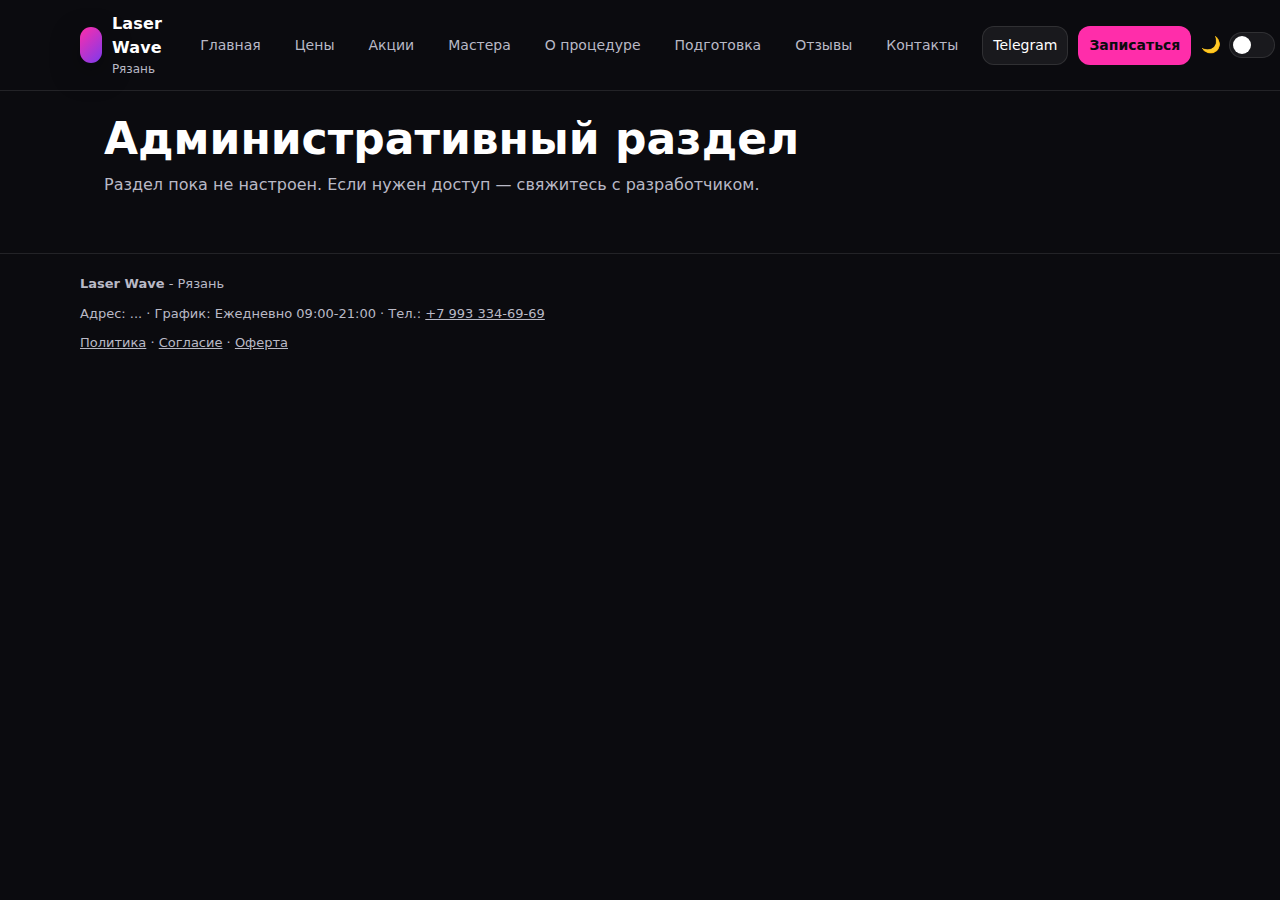
<file: admin/index.html>
<!doctype html>
<html lang="ru">
<head>
  <meta charset="utf-8" />
  <meta name="viewport" content="width=device-width,initial-scale=1" />
  <title>Admin | Laser Wave</title>
  <meta name="description" content="Административный раздел Laser Wave." />

  <link rel="stylesheet" href="../assets/css/styles.css" />
  <script>window.__ASSET_PREFIX__ = "../";</script>
</head>
<body>
  <a class="skip" href="#content">Перейти к содержанию</a>

  <header class="header">
    <div class="container header__in">
      <a class="brand" href="/">
        <span class="brand__mark" aria-hidden="true"></span>
        <span class="brand__text">
          <span class="brand__name" data-bind="brandName">Laser Wave</span>
          <span class="brand__city" data-bind="brandCity">Рязань</span>
        </span>
      </a>

      <nav class="nav" aria-label="Навигация">
        <a href="/">Главная</a>
        <a href="/prices/">Цены</a>
        <a href="/promos/">Акции</a>
        <a href="/masters/">Мастера</a>
        <a href="/procedure/">О процедуре</a>
        <a href="/prep/">Подготовка</a>
        <a href="/reviews/">Отзывы</a>
        <a href="/contacts/">Контакты</a>
      </nav>

      <div class="header__cta">
        <a class="btn btn--ghost btn--sm" data-tg aria-label="Написать в Telegram" href="#">Telegram</a>
        <a class="btn btn--primary btn--sm" data-booking-link href="#">Записаться</a>
        <div class="theme-toggle">
          <span class="theme-icon" data-theme-icon aria-hidden="true">🌙</span>
          <button class="theme-switch" type="button" data-theme-toggle role="switch" aria-checked="false" aria-label="Сменить тему"></button>
        </div>
      </div>
    </div>
  </header>

  <main id="content">
    <section class="hero hero--compact">
      <div class="container">
        <h1 class="h1">Административный раздел</h1>
        <p class="lead">Раздел пока не настроен. Если нужен доступ — свяжитесь с разработчиком.</p>
      </div>
    </section>
  </main>

  <footer class="footer">
    <div class="container footer__in">
      <div><strong>Laser Wave</strong> - <span data-bind="brandCity">Рязань</span></div>
      <div>Адрес: <span data-bind="addressShort">...</span> · График: <span data-bind="hours">...</span> · Тел.:
        <a data-phone href="tel:+79933346969"><span data-bind="phoneDisplay">+7 993 334-69-69</span></a>
      </div>
      <div data-legal>
        <a href="[УТОЧНИТЬ: ссылка на политику]" data-href="privacy">Политика</a> ·
        <a href="[УТОЧНИТЬ: ссылка на согласие]" data-href="consent">Согласие</a> ·
        <a href="[УТОЧНИТЬ: ссылка на оферту]" data-href="offer">Оферта</a>
      </div>
    </div>
  </footer>

  <script src="../assets/js/main.js" defer></script>
</body>
</html>
</file>
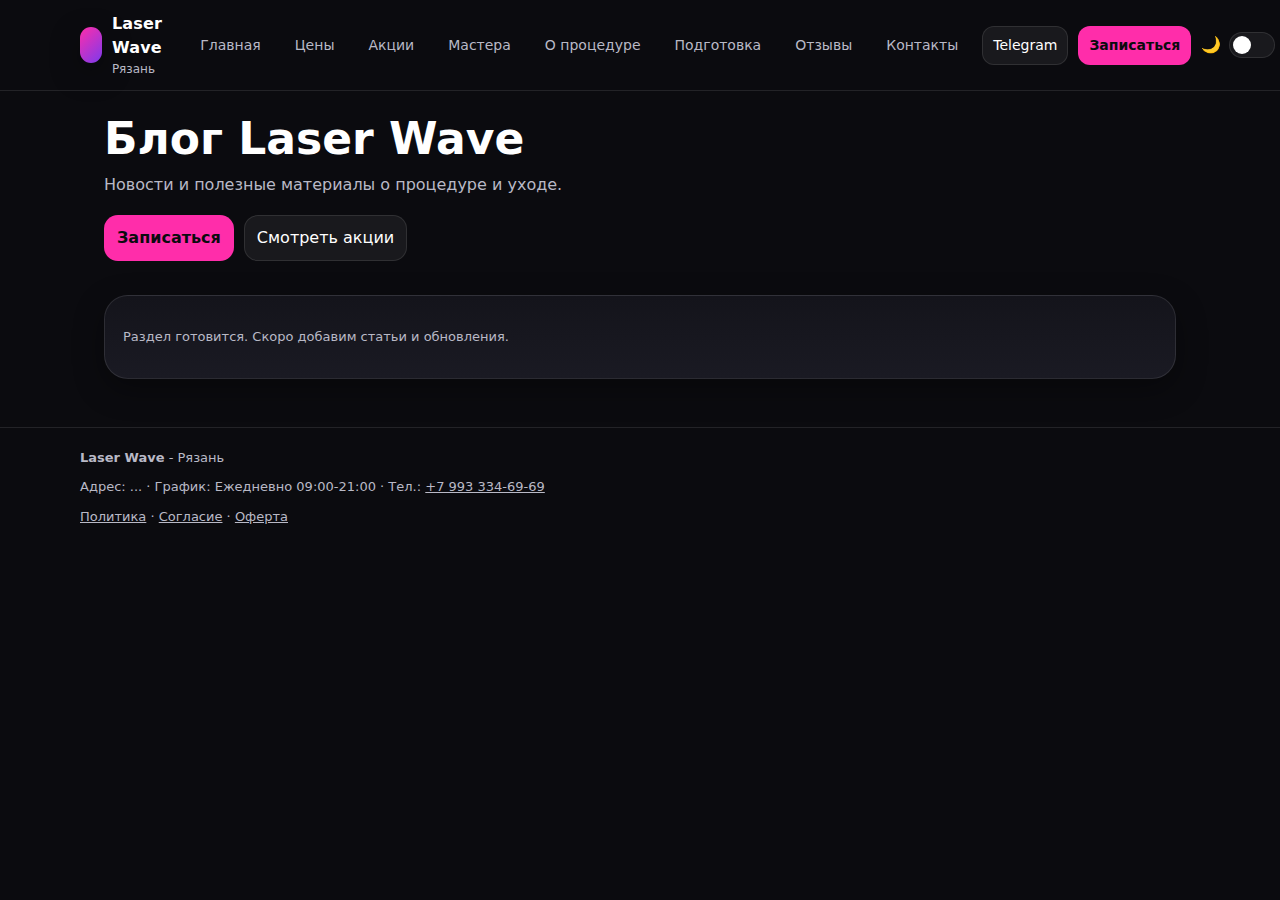
<file: blog/index.html>
<!doctype html>
<html lang="ru">
<head>
  <meta charset="utf-8" />
  <meta name="viewport" content="width=device-width,initial-scale=1" />
  <title>Блог | Laser Wave (Рязань)</title>
  <meta name="description" content="Новости, акции и полезные материалы от Laser Wave в Рязани." />

  <meta property="og:title" content="Блог - Laser Wave (Рязань)" />
  <meta property="og:description" content="Новости и полезные материалы." />
  <meta property="og:type" content="website" />

  <link rel="stylesheet" href="../assets/css/styles.css" />
  <script>window.__ASSET_PREFIX__ = "../";</script>

  <!-- Yandex Metrika: [YANDEX_METRIKA_ID] -->
  <!-- VK Pixel: [VK_PIXEL_ID] -->
</head>
<body>
  <a class="skip" href="#content">Перейти к содержанию</a>

  <header class="header">
    <div class="container header__in">
      <a class="brand" href="/">
        <span class="brand__mark" aria-hidden="true"></span>
        <span class="brand__text">
          <span class="brand__name" data-bind="brandName">Laser Wave</span>
          <span class="brand__city" data-bind="brandCity">Рязань</span>
        </span>
      </a>

      <nav class="nav" aria-label="Навигация">
        <a href="/">Главная</a>
        <a href="/prices/">Цены</a>
        <a href="/promos/">Акции</a>
        <a href="/masters/">Мастера</a>
        <a href="/procedure/">О процедуре</a>
        <a href="/prep/">Подготовка</a>
        <a href="/reviews/">Отзывы</a>
        <a href="/contacts/">Контакты</a>
      </nav>

      <div class="header__cta">
        <a class="btn btn--ghost btn--sm" data-tg aria-label="Написать в Telegram" href="#">Telegram</a>
        <a class="btn btn--primary btn--sm" data-booking-link href="#">Записаться</a>
        <div class="theme-toggle">
          <span class="theme-icon" data-theme-icon aria-hidden="true">🌙</span>
          <button class="theme-switch" type="button" data-theme-toggle role="switch" aria-checked="false" aria-label="Сменить тему"></button>
        </div>
      </div>
    </div>
  </header>

  <main id="content">
    <section class="hero hero--compact">
      <div class="container">
        <h1 class="h1">Блог Laser Wave</h1>
        <p class="lead">Новости и полезные материалы о процедуре и уходе.</p>

        <div style="display:flex;gap:10px;flex-wrap:wrap">
          <a class="btn btn--primary" data-booking-link href="#">Записаться</a>
          <a class="btn btn--ghost" href="/promos/">Смотреть акции</a>
        </div>
      </div>
    </section>

    <section class="section">
      <div class="container">
        <div class="card">
          <div class="card__in">
            <p class="small">Раздел готовится. Скоро добавим статьи и обновления.</p>
          </div>
        </div>
      </div>
    </section>
  </main>

  <footer class="footer">
    <div class="container footer__in">
      <div><strong>Laser Wave</strong> - <span data-bind="brandCity">Рязань</span></div>
      <div>Адрес: <span data-bind="addressShort">...</span> · График: <span data-bind="hours">...</span> · Тел.:
        <a data-phone href="tel:+79933346969"><span data-bind="phoneDisplay">+7 993 334-69-69</span></a>
      </div>
      <div data-legal>
        <a href="[УТОЧНИТЬ: ссылка на политику]" data-href="privacy">Политика</a> ·
        <a href="[УТОЧНИТЬ: ссылка на согласие]" data-href="consent">Согласие</a> ·
        <a href="[УТОЧНИТЬ: ссылка на оферту]" data-href="offer">Оферта</a>
      </div>
    </div>
  </footer>

  <script src="../assets/js/main.js" defer></script>
</body>
</html>
</file>
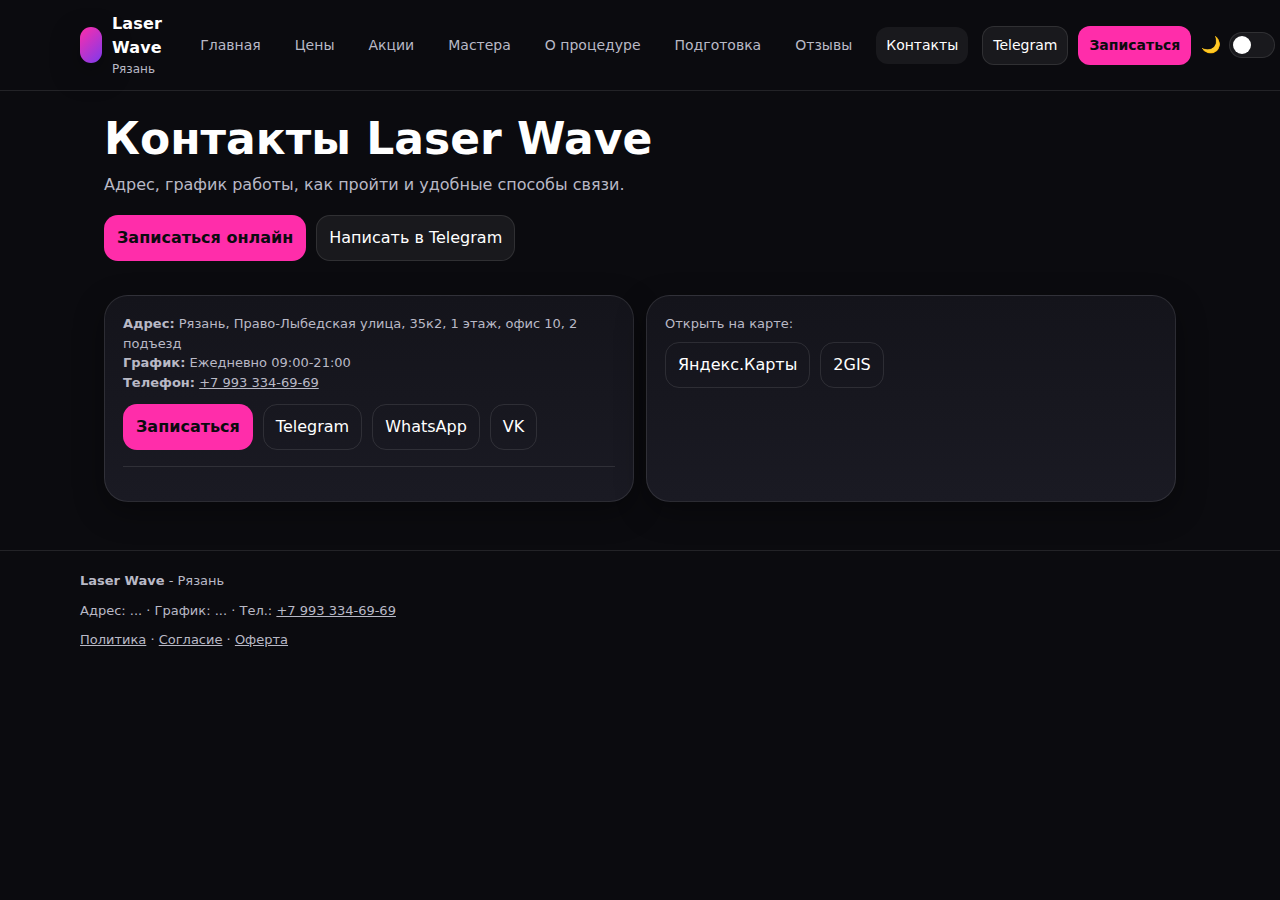
<file: contacts/index.html>
<!doctype html>
<html lang="ru">
<head>
  <meta charset="utf-8" />
  <meta name="viewport" content="width=device-width,initial-scale=1" />
  <title>Контакты | Laser Wave (Рязань)</title>
  <meta name="description" content="Контакты студии Laser Wave в Рязани: адрес, график работы, способы связи и онлайн-запись." />

  <meta property="og:title" content="Контакты - Laser Wave (Рязань)" />
  <meta property="og:description" content="Адрес, график, как пройти и связь онлайн." />
  <meta property="og:type" content="website" />

  <link rel="stylesheet" href="../assets/css/styles.css" />
  <script>window.__ASSET_PREFIX__ = "../";</script>

  <!-- Yandex Metrika: [YANDEX_METRIKA_ID] -->
  <!-- VK Pixel: [VK_PIXEL_ID] -->
</head>
<body>
  <a class="skip" href="#content">Перейти к содержанию</a>

  <header class="header">
    <div class="container header__in">
      <a class="brand" href="/">
        <span class="brand__mark" aria-hidden="true"></span>
        <span class="brand__text">
          <span class="brand__name" data-bind="brandName">Laser Wave</span>
          <span class="brand__city" data-bind="brandCity">Рязань</span>
        </span>
      </a>

      <nav class="nav" aria-label="Навигация">
        <a href="/">Главная</a>
        <a href="/prices/">Цены</a>
        <a href="/promos/">Акции</a>
        <a href="/masters/">Мастера</a>
        <a href="/procedure/">О процедуре</a>
        <a href="/prep/">Подготовка</a>
        <a href="/reviews/">Отзывы</a>
        <a href="/contacts/">Контакты</a>
      </nav>

      <div class="header__cta">
        <a class="btn btn--ghost btn--sm" data-tg aria-label="Написать в Telegram" href="#">Telegram</a>
        <a class="btn btn--primary btn--sm" data-booking-link href="#">Записаться</a>
        <div class="theme-toggle">
          <span class="theme-icon" data-theme-icon aria-hidden="true">🌙</span>
          <button class="theme-switch" type="button" data-theme-toggle role="switch" aria-checked="false" aria-label="Сменить тему"></button>
        </div>
      </div>
    </div>
  </header>

  <main id="content">
    <section class="hero hero--compact">
      <div class="container">
        <h1 class="h1">Контакты Laser Wave</h1>
        <p class="lead">Адрес, график работы, как пройти и удобные способы связи.</p>

        <div style="display:flex;gap:10px;flex-wrap:wrap">
          <a class="btn btn--primary" data-booking-link href="#">Записаться онлайн</a>
          <a class="btn btn--ghost" data-tg href="#" aria-label="Telegram">Написать в Telegram</a>
        </div>
      </div>
    </section>

    <section class="section">
      <div class="container grid grid--2">
        <div class="card">
          <div class="card__in">
            <div class="small">
              <strong>Адрес:</strong> <span data-bind="addressLine">...</span><br />
              <strong>График:</strong> <span data-bind="hours">...</span><br />
              <strong>Телефон:</strong> <a data-phone href="tel:+79933346969"><span data-bind="phoneDisplay">+7 993 334-69-69</span></a>
            </div>

            <div style="display:flex;gap:10px;flex-wrap:wrap;margin-top:12px">
              <a class="btn btn--primary" data-booking-link href="#">Записаться</a>
              <a class="btn" data-tg href="#" aria-label="Telegram">Telegram</a>
              <a class="btn" data-wa href="#" aria-label="WhatsApp">WhatsApp</a>
              <a class="btn" data-vk href="#" aria-label="VK">VK</a>
            </div>

            <hr class="sep" />
            <ul class="list" data-howto></ul>
          </div>
        </div>

        <div class="card">
          <div class="card__in">
            <div data-map></div>
          </div>
        </div>
      </div>

      <div class="container">
        <div class="hidden" data-boot-fail>
          <p class="small">Не удалось загрузить контент. Проверьте путь к assets/data/content.json.</p>
        </div>
      </div>
    </section>
  </main>

  <footer class="footer">
    <div class="container footer__in">
      <div><strong>Laser Wave</strong> - <span data-bind="brandCity">Рязань</span></div>
      <div>Адрес: <span data-bind="addressShort">...</span> · График: <span data-bind="hours">...</span> · Тел.:
        <a data-phone href="tel:+79933346969"><span data-bind="phoneDisplay">+7 993 334-69-69</span></a>
      </div>
      <div data-legal>
        <a href="[УТОЧНИТЬ: ссылка на политику]" data-href="privacy">Политика</a> ·
        <a href="[УТОЧНИТЬ: ссылка на согласие]" data-href="consent">Согласие</a> ·
        <a href="[УТОЧНИТЬ: ссылка на оферту]" data-href="offer">Оферта</a>
      </div>
    </div>
  </footer>

  <script src="../assets/js/main.js" defer></script>
</body>
</html>
</file>
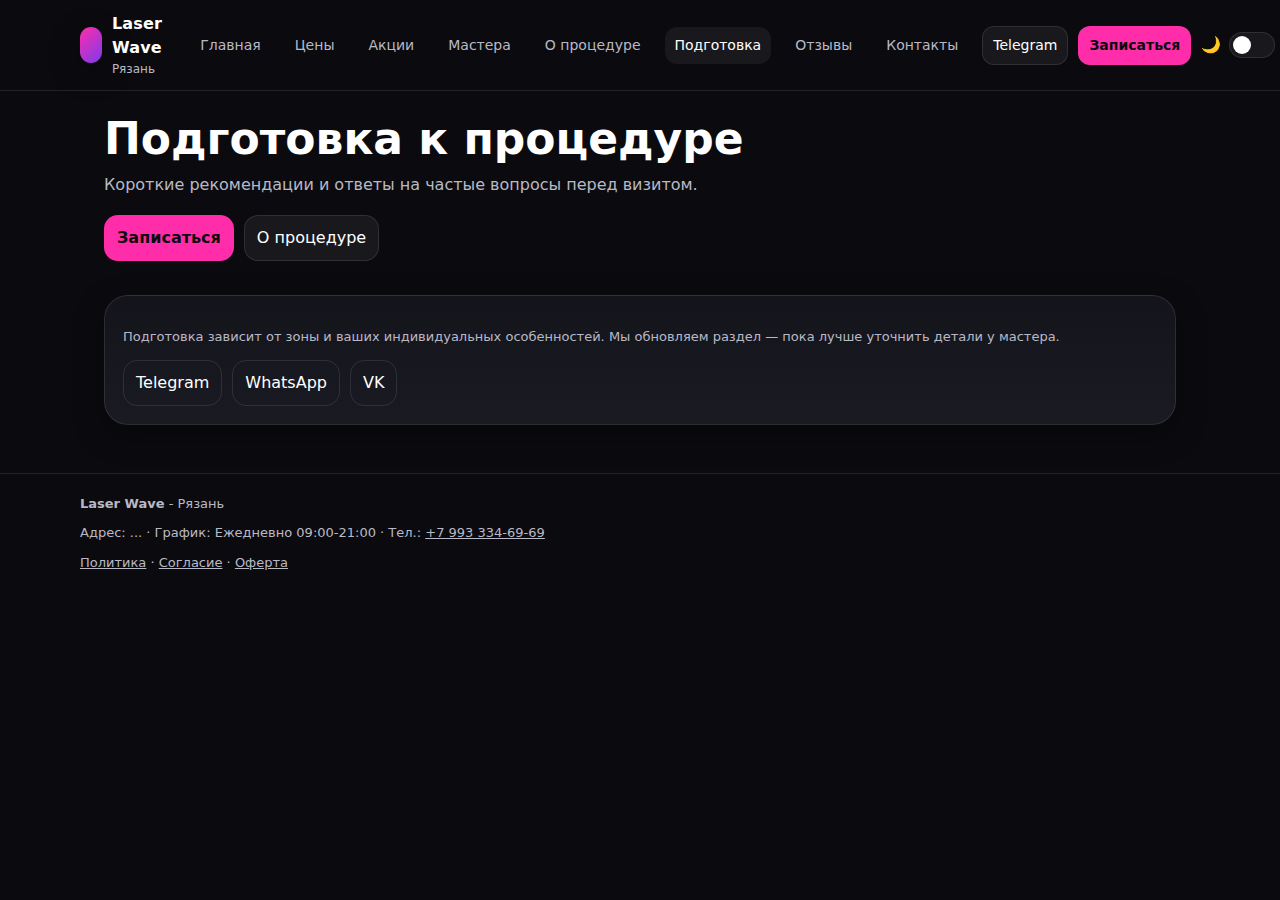
<file: prep/index.html>
<!doctype html>
<html lang="ru">
<head>
  <meta charset="utf-8" />
  <meta name="viewport" content="width=device-width,initial-scale=1" />
  <title>Подготовка к процедуре | Laser Wave (Рязань)</title>
  <meta name="description" content="Подготовка к IPL-эпиляции в Laser Wave: основные рекомендации и связь с мастером." />

  <meta property="og:title" content="Подготовка - Laser Wave (Рязань)" />
  <meta property="og:description" content="Основные рекомендации перед процедурой." />
  <meta property="og:type" content="website" />

  <link rel="stylesheet" href="../assets/css/styles.css" />
  <script>window.__ASSET_PREFIX__ = "../";</script>

  <!-- Yandex Metrika: [YANDEX_METRIKA_ID] -->
  <!-- VK Pixel: [VK_PIXEL_ID] -->
</head>
<body>
  <a class="skip" href="#content">Перейти к содержанию</a>

  <header class="header">
    <div class="container header__in">
      <a class="brand" href="/">
        <span class="brand__mark" aria-hidden="true"></span>
        <span class="brand__text">
          <span class="brand__name" data-bind="brandName">Laser Wave</span>
          <span class="brand__city" data-bind="brandCity">Рязань</span>
        </span>
      </a>

      <nav class="nav" aria-label="Навигация">
        <a href="/">Главная</a>
        <a href="/prices/">Цены</a>
        <a href="/promos/">Акции</a>
        <a href="/masters/">Мастера</a>
        <a href="/procedure/">О процедуре</a>
        <a href="/prep/">Подготовка</a>
        <a href="/reviews/">Отзывы</a>
        <a href="/contacts/">Контакты</a>
      </nav>

      <div class="header__cta">
        <a class="btn btn--ghost btn--sm" data-tg aria-label="Написать в Telegram" href="#">Telegram</a>
        <a class="btn btn--primary btn--sm" data-booking-link href="#">Записаться</a>
        <div class="theme-toggle">
          <span class="theme-icon" data-theme-icon aria-hidden="true">🌙</span>
          <button class="theme-switch" type="button" data-theme-toggle role="switch" aria-checked="false" aria-label="Сменить тему"></button>
        </div>
      </div>
    </div>
  </header>

  <main id="content">
    <section class="hero hero--compact">
      <div class="container">
        <h1 class="h1">Подготовка к процедуре</h1>
        <p class="lead">Короткие рекомендации и ответы на частые вопросы перед визитом.</p>

        <div style="display:flex;gap:10px;flex-wrap:wrap">
          <a class="btn btn--primary" data-booking-link href="#">Записаться</a>
          <a class="btn btn--ghost" href="/procedure/">О процедуре</a>
        </div>
      </div>
    </section>

    <section class="section">
      <div class="container">
        <div class="card">
          <div class="card__in">
            <p class="small">Подготовка зависит от зоны и ваших индивидуальных особенностей. Мы обновляем раздел — пока лучше уточнить детали у мастера.</p>
            <div style="display:flex;gap:10px;flex-wrap:wrap;margin-top:10px">
              <a class="btn" data-tg href="#" aria-label="Telegram">Telegram</a>
              <a class="btn" data-wa href="#" aria-label="WhatsApp">WhatsApp</a>
              <a class="btn" data-vk href="#" aria-label="VK">VK</a>
            </div>
          </div>
        </div>
      </div>
    </section>
  </main>

  <footer class="footer">
    <div class="container footer__in">
      <div><strong>Laser Wave</strong> - <span data-bind="brandCity">Рязань</span></div>
      <div>Адрес: <span data-bind="addressShort">...</span> · График: <span data-bind="hours">...</span> · Тел.:
        <a data-phone href="tel:+79933346969"><span data-bind="phoneDisplay">+7 993 334-69-69</span></a>
      </div>
      <div data-legal>
        <a href="[УТОЧНИТЬ: ссылка на политику]" data-href="privacy">Политика</a> ·
        <a href="[УТОЧНИТЬ: ссылка на согласие]" data-href="consent">Согласие</a> ·
        <a href="[УТОЧНИТЬ: ссылка на оферту]" data-href="offer">Оферта</a>
      </div>
    </div>
  </footer>

  <script src="../assets/js/main.js" defer></script>
</body>
</html>
</file>
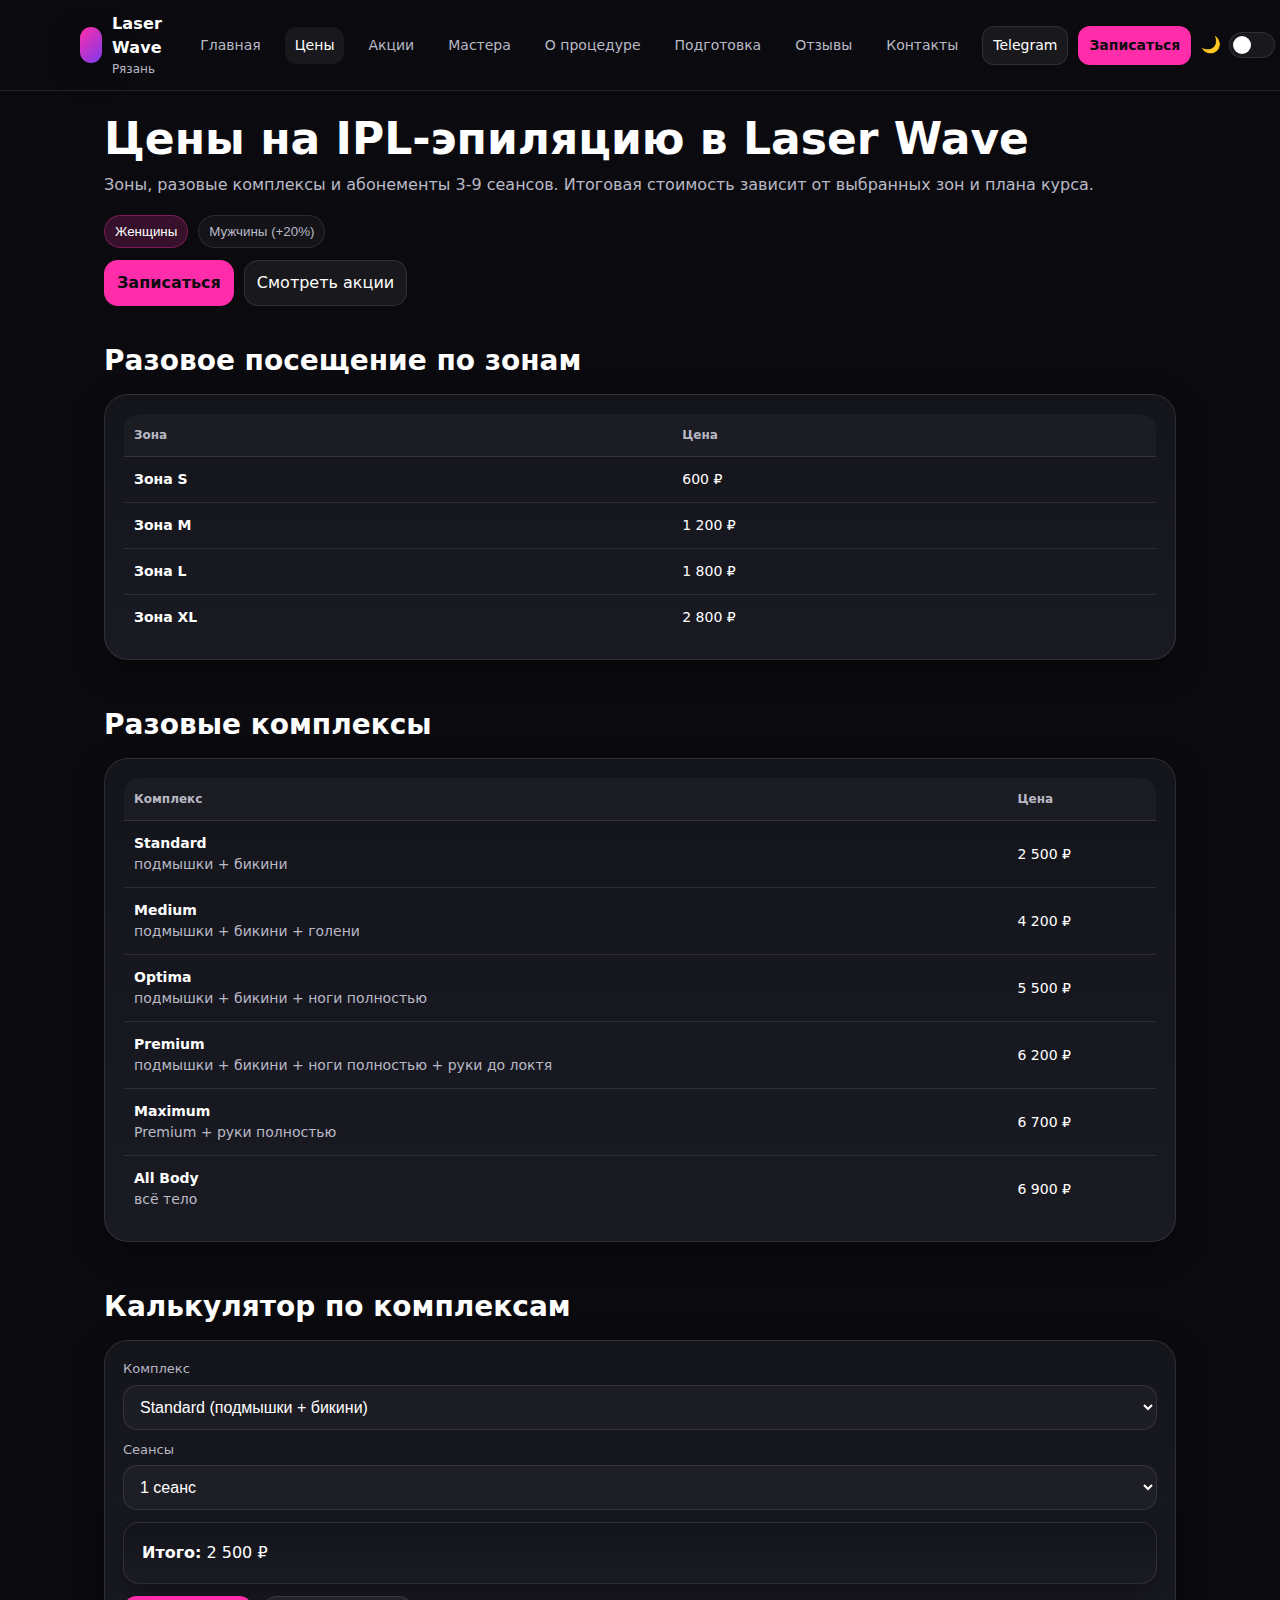
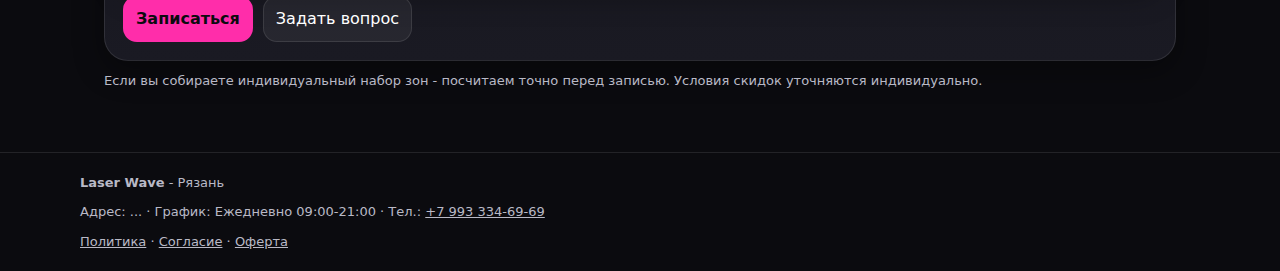
<file: prices/index.html>
<!doctype html>
<html lang="ru">
<head>
  <meta charset="utf-8" />
  <meta name="viewport" content="width=device-width,initial-scale=1" />
  <title>Цены на IPL-эпиляцию в Рязани - Laser Wave</title>
  <meta name="description" content="Цены Laser Wave (Рязань): зоны S/M/L/XL, разовые комплексы и абонементы 3-9 сеансов. Переключатель: женщины/мужчины (+20%). Онлайн-запись." />

  <meta property="og:title" content="Цены - Laser Wave (Рязань)" />
  <meta property="og:description" content="Зоны, комплексы, абонементы. Онлайн-запись." />
  <meta property="og:type" content="website" />

  <link rel="stylesheet" href="../assets/css/styles.css" />
  <script>window.__ASSET_PREFIX__ = "../";</script>

  <!-- Yandex Metrika: [YANDEX_METRIKA_ID] -->
  <!-- VK Pixel: [VK_PIXEL_ID] -->
</head>

<body>
  <a class="skip" href="#content">Перейти к содержанию</a>

  <header class="header">
    <div class="container header__in">
      <a class="brand" href="/">
        <span class="brand__mark" aria-hidden="true"></span>
        <span class="brand__text">
          <span class="brand__name" data-bind="brandName">Laser Wave</span>
          <span class="brand__city" data-bind="brandCity">Рязань</span>
        </span>
      </a>

      <nav class="nav" aria-label="Навигация">
        <a href="/">Главная</a>
        <a href="/prices/">Цены</a>
        <a href="/promos/">Акции</a>
        <a href="/masters/">Мастера</a>
        <a href="/procedure/">О процедуре</a>
        <a href="/prep/">Подготовка</a>
        <a href="/reviews/">Отзывы</a>
        <a href="/contacts/">Контакты</a>
      </nav>

      <div class="header__cta">
        <a class="btn btn--ghost btn--sm" data-tg aria-label="Написать в Telegram" href="#">Telegram</a>
        <a class="btn btn--primary btn--sm" data-booking-link href="#">Записаться</a>
      
                <div class="theme-toggle">
                    <span class="theme-icon" data-theme-icon aria-hidden="true">🌙</span>
                    <button class="theme-switch" type="button" data-theme-toggle role="switch" aria-checked="false" aria-label="Сменить тему"></button>
                </div>            </div>
    </div>
  </header>

  <main id="content">
    <section class="hero hero--compact">
      <div class="container">
        <h1 class="h1">Цены на IPL-эпиляцию в Laser Wave</h1>
        <p class="lead">Зоны, разовые комплексы и абонементы 3-9 сеансов. Итоговая стоимость зависит от выбранных зон и плана курса.</p>

        <div class="toggle" role="group" aria-label="Переключатель пола">
          <button class="pill" data-gender="women" aria-pressed="true">Женщины</button>
          <button class="pill" data-gender="men" aria-pressed="false">Мужчины (+20%)</button>
        </div>
        <div class="note hidden" data-men-note></div>

        <div style="margin-top:12px;display:flex;gap:10px;flex-wrap:wrap">
          <a class="btn btn--primary" data-booking-link href="#">Записаться</a>
          <a class="btn btn--ghost" href="/promos/">Смотреть акции</a>
        </div>
      </div>
    </section>

    <section class="section">
      <div class="container">
        <h2 class="h2">Разовое посещение по зонам</h2>
        <div class="card">
          <div class="card__in">
            <table class="table" aria-label="Цены по зонам">
              <thead>
                <tr><th>Зона</th><th>Цена</th></tr>
              </thead>
              <tbody data-zones-tbody></tbody>
            </table>
          </div>
        </div>
      </div>
    </section>

    <section class="section">
      <div class="container">
        <h2 class="h2">Разовые комплексы</h2>
        <div class="card">
          <div class="card__in">
            <table class="table" aria-label="Разовые комплексы">
              <thead>
                <tr><th>Комплекс</th><th>Цена</th></tr>
              </thead>
              <tbody data-packages-tbody></tbody>
            </table>
          </div>
        </div>
      </div>
    </section>

    <section class="section">
      <div class="container">
        <h2 class="h2">Калькулятор по комплексам</h2>

        <div class="card" data-calculator>
          <div class="card__in">
            <div class="form">
              <div class="field">
                <label for="pkg">Комплекс</label>
                <select id="pkg" data-calc-package></select>
              </div>
              <div class="field">
                <label for="ses">Сеансы</label>
                <select id="ses" data-calc-sessions></select>
              </div>
            </div>

            <div class="card" style="margin-top:12px;border-radius:16px">
              <div class="card__in" data-calc-out></div>
            </div>
            <div class="small" data-calc-note style="margin-top:8px"></div>

            <div style="margin-top:12px;display:flex;gap:10px;flex-wrap:wrap">
              <a class="btn btn--primary" data-booking-link href="#">Записаться</a>
              <a class="btn btn--ghost" href="/contacts/">Задать вопрос</a>
            </div>
          </div>
        </div>

        <p class="small" style="margin-top:10px">
          Если вы собираете индивидуальный набор зон - посчитаем точно перед записью. Условия скидок уточняются индивидуально.
        </p>
      </div>
    </section>
  </main>

  <footer class="footer">
    <div class="container footer__in">
      <div><strong>Laser Wave</strong> - <span data-bind="brandCity">Рязань</span></div>
      <div>Адрес: <span data-bind="addressShort">...</span> · График: <span data-bind="hours">...</span> · Тел.:
        <a data-phone href="tel:+79933346969"><span data-bind="phoneDisplay">+7 993 334-69-69</span></a>
      </div>
      <div data-legal>
        <a href="[УТОЧНИТЬ: ссылка на политику]" data-href="privacy">Политика</a> ·
        <a href="[УТОЧНИТЬ: ссылка на согласие]" data-href="consent">Согласие</a> ·
        <a href="[УТОЧНИТЬ: ссылка на оферту]" data-href="offer">Оферта</a>
      </div>
    </div>
  </footer>

  <script src="../assets/js/main.js" defer></script>
</body>
</html>
</file>
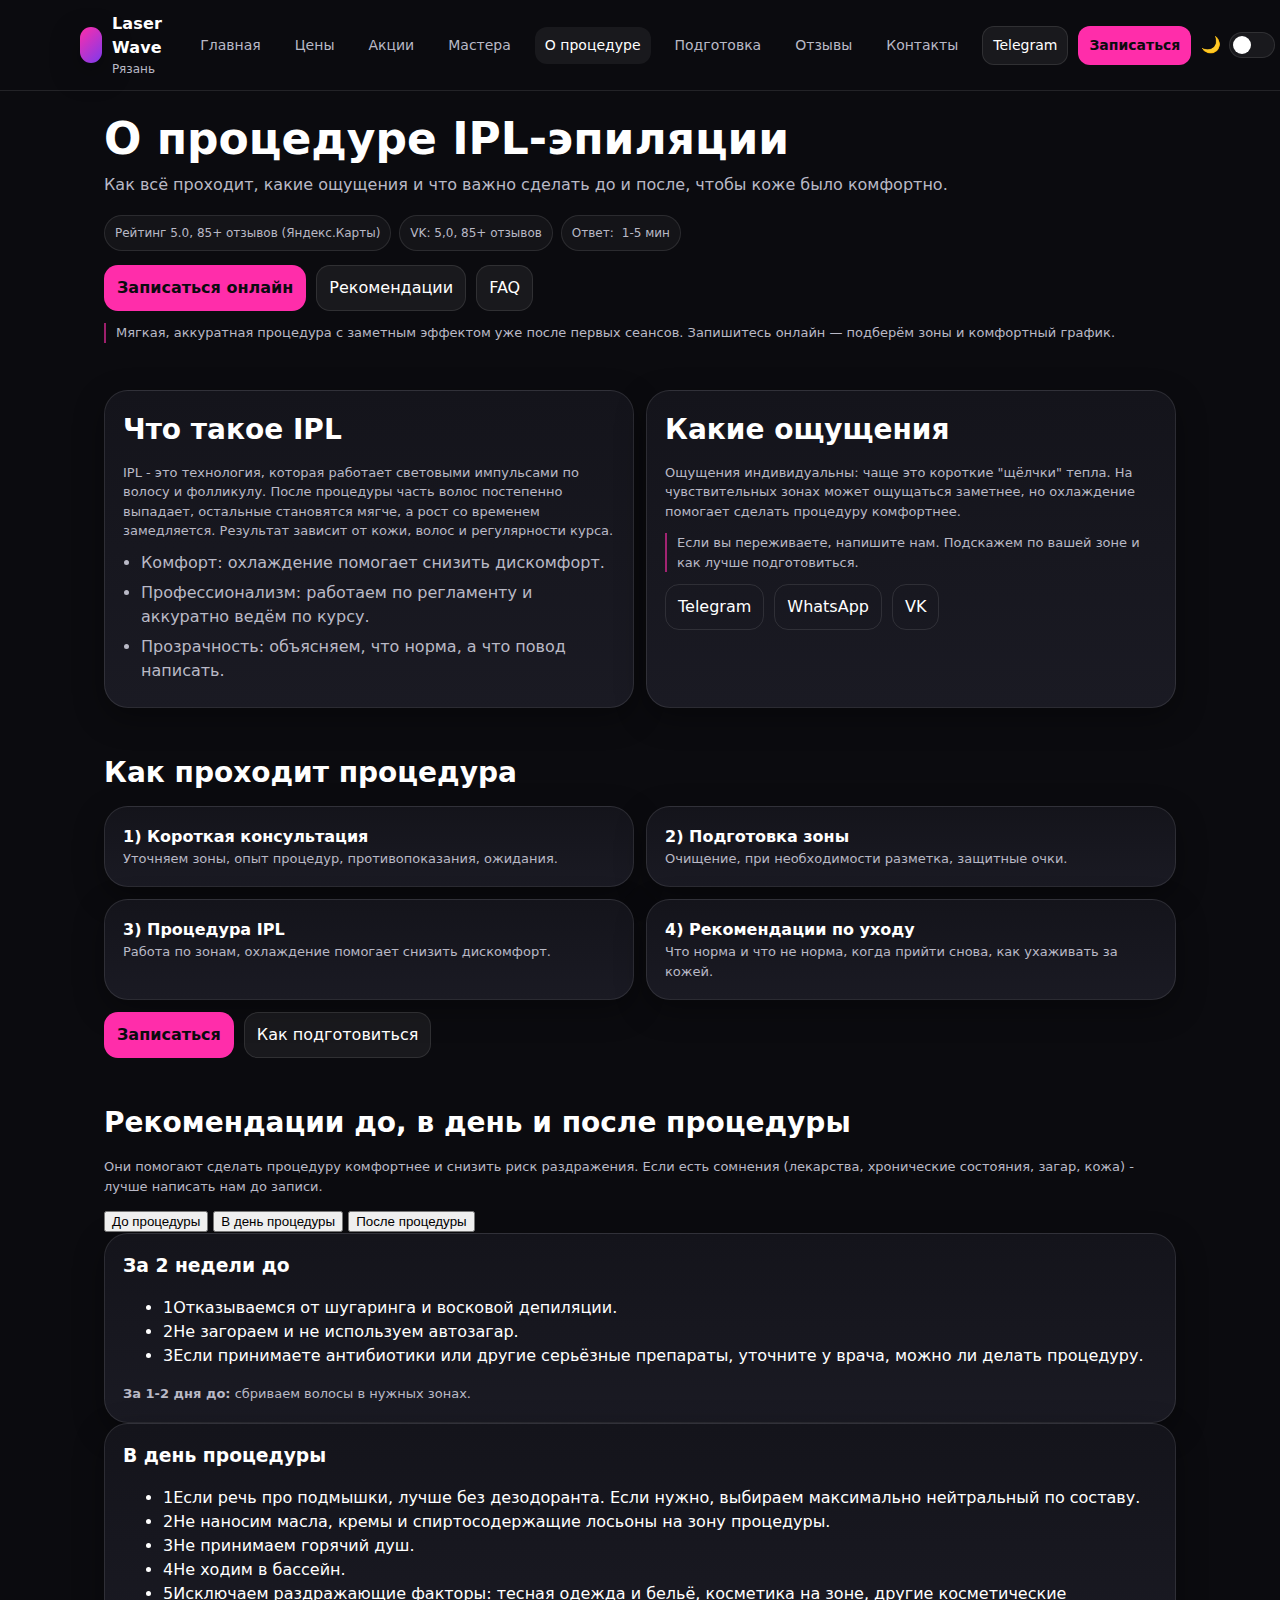
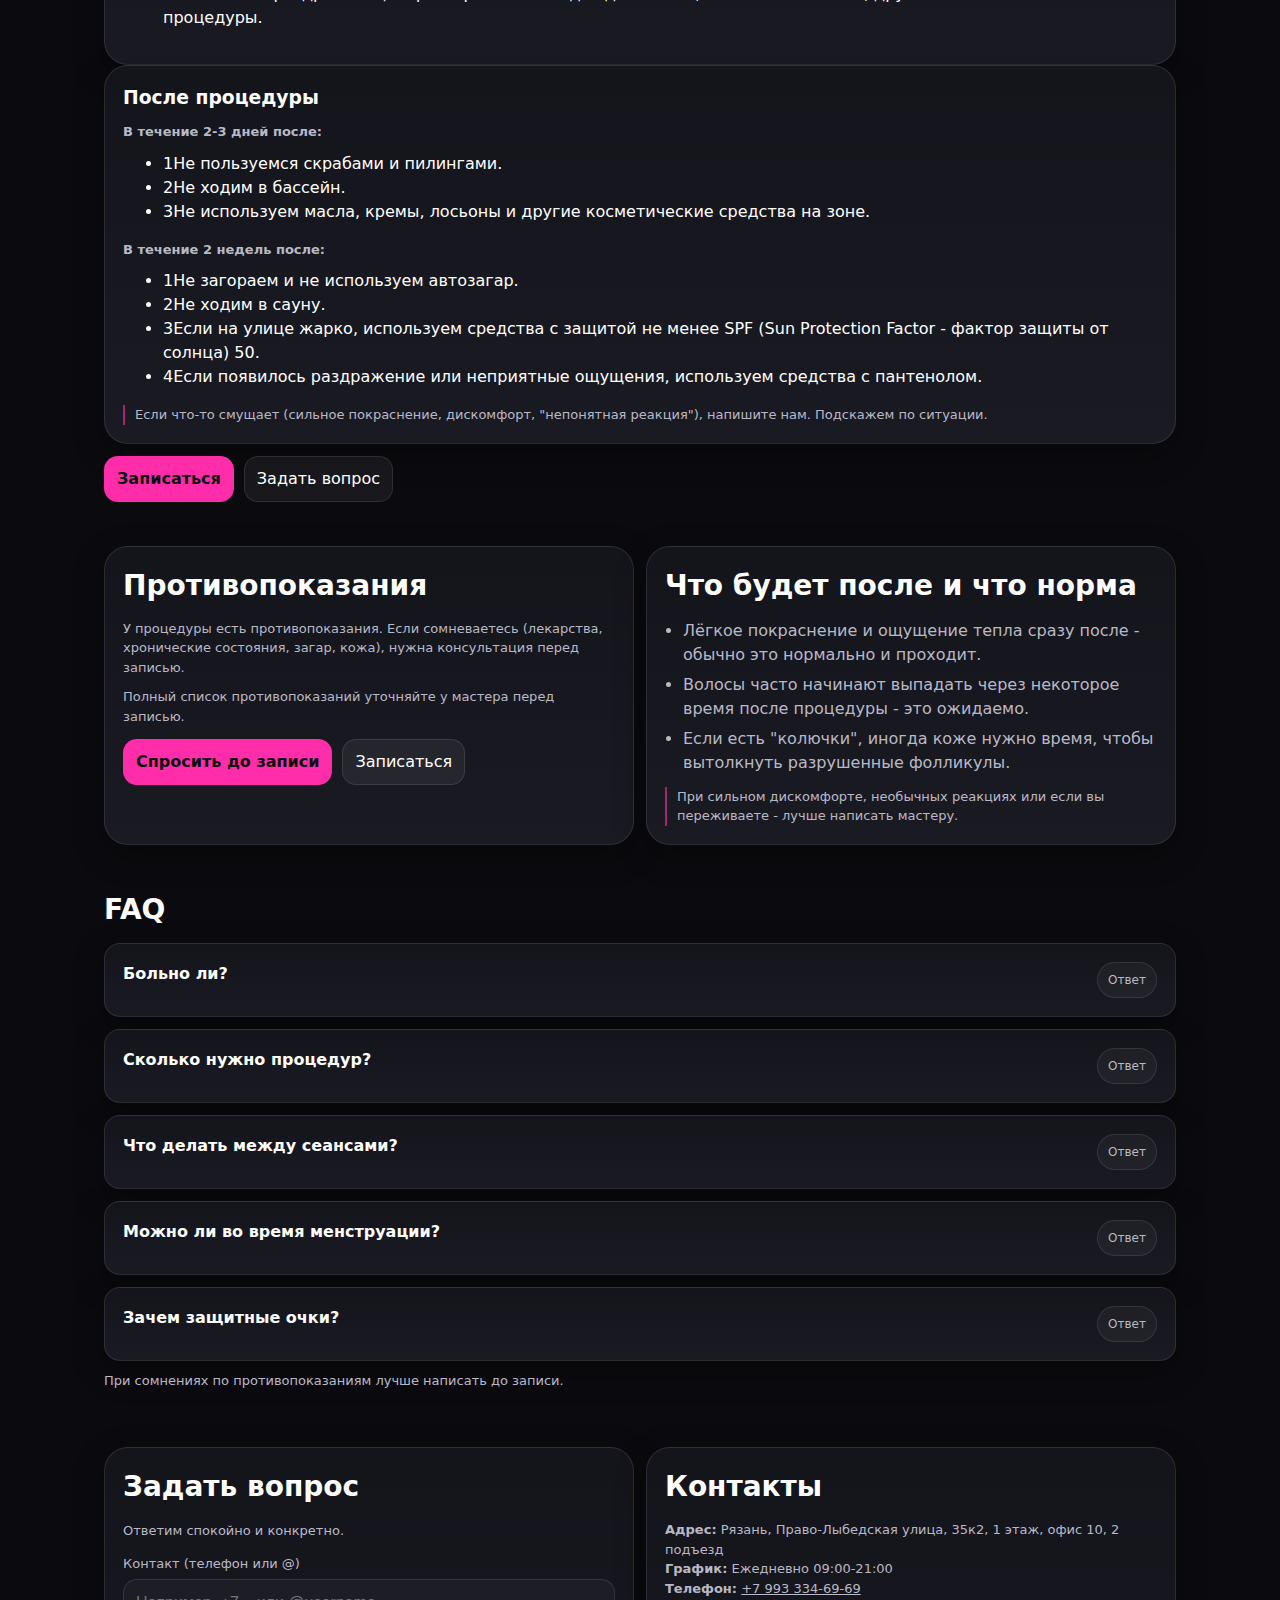
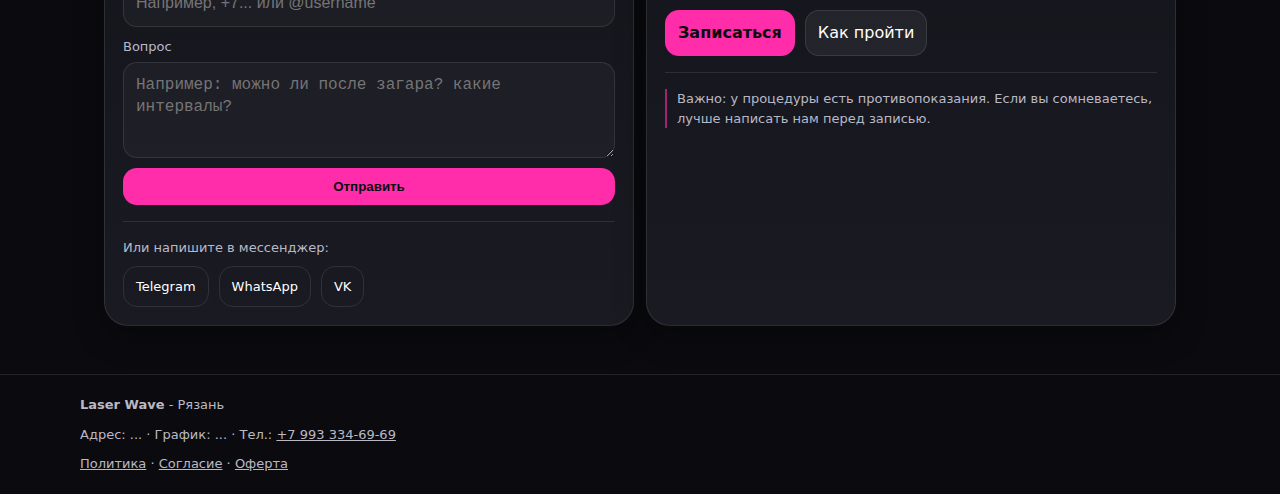
<file: procedure/index.html>
<!doctype html>
<html lang="ru">

<head>
    <meta charset="utf-8" />
    <meta name="viewport" content="width=device-width,initial-scale=1" />
    <title>IPL-эпиляция - как проходит процедура и рекомендации | Laser Wave (Рязань)</title>
    <meta name="description"
        content="О процедуре IPL-эпиляции в Laser Wave (Рязань): этапы, ощущения, рекомендации до/в день/после, противопоказания и FAQ (частые вопросы). Онлайн-запись." />

    <meta property="og:title" content="О процедуре IPL-эпиляции - Laser Wave (Рязань)" />
    <meta property="og:description"
        content="Понятно: этапы, ощущения, рекомендации до/в день/после, противопоказания и FAQ." />
    <meta property="og:type" content="website" />

    <link rel="stylesheet" href="../assets/css/styles.css" />
    <script>window.__ASSET_PREFIX__ = "../";</script>

    <!-- Yandex Metrika: [YANDEX_METRIKA_ID] -->
    <!-- VK Pixel: [VK_PIXEL_ID] -->
</head>

<body>
    <a class="skip" href="#content">Перейти к содержанию</a>

    <header class="header">
        <div class="container header__in">
            <a class="brand" href="/">
                <span class="brand__mark" aria-hidden="true"></span>
                <span class="brand__text">
                    <span class="brand__name" data-bind="brandName">Laser Wave</span>
                    <span class="brand__city" data-bind="brandCity">Рязань</span>
                </span>
            </a>

            <nav class="nav" aria-label="Навигация">
                <a href="/">Главная</a>
                <a href="/prices/">Цены</a>
                <a href="/promos/">Акции</a>
                <a href="/masters/">Мастера</a>
                <a href="/procedure/">О процедуре</a>
                <a href="/prep/">Подготовка</a>
                <a href="/reviews/">Отзывы</a>
                <a href="/contacts/">Контакты</a>
            </nav>

            <div class="header__cta">
                <a class="btn btn--ghost btn--sm" data-tg aria-label="Написать в Telegram" href="#">Telegram</a>
                <a class="btn btn--primary btn--sm" data-booking-link href="#">Записаться</a>

                <div class="theme-toggle">
                    <span class="theme-icon" data-theme-icon aria-hidden="true">🌙</span>
                    <button class="theme-switch" type="button" data-theme-toggle role="switch" aria-checked="false"
                        aria-label="Сменить тему"></button>
                </div>
            </div>
        </div>
    </header>

    <main id="content">
        <section class="hero hero--compact">
            <div class="container">
                <h1 class="h1">О процедуре IPL-эпиляции</h1>
                <p class="lead">Как всё проходит, какие ощущения и что важно сделать до и после, чтобы коже было
                    комфортно.</p>

                <div class="kickers" aria-label="Доверие и сервис" style="margin-top:14px">
                    <span class="badge" data-bind="trustYandexText">Рейтинг 5.0, 165+ отзывов (Яндекс.Карты)</span>
                    <span class="badge" data-bind="trustVkText">VK</span>
                    <span class="badge">Ответ: <span data-bind="replyTime"></span></span>
                </div>

                <div style="margin-top:14px;display:flex;gap:10px;flex-wrap:wrap">
                    <a class="btn btn--primary" data-booking-link href="#">Записаться онлайн</a>
                    <a class="btn btn--ghost" href="#recommendations">Рекомендации</a>
                    <a class="btn btn--ghost" href="#faq">FAQ</a>
                </div>

                <p class="note" style="margin-top:12px">
                    Мягкая, аккуратная процедура с заметным эффектом уже после первых сеансов. Запишитесь онлайн —
                    подберём зоны и комфортный график.
                </p>
            </div>
        </section>

        <section class="section">
            <div class="container grid grid--2">
                <div class="card">
                    <div class="card__in">
                        <h2 class="h2" style="margin-top:0">Что такое IPL</h2>
                        <p class="small" style="margin:0">
                            IPL - это технология, которая работает световыми импульсами по волосу и фолликулу. После
                            процедуры часть волос постепенно
                            выпадает, остальные становятся мягче, а рост со временем замедляется. Результат зависит от
                            кожи, волос и регулярности курса.
                        </p>
                        <ul class="list" style="margin-top:10px">
                            <li>Комфорт: охлаждение помогает снизить дискомфорт.</li>
                            <li>Профессионализм: работаем по регламенту и аккуратно ведём по курсу.</li>
                            <li>Прозрачность: объясняем, что норма, а что повод написать.</li>
                        </ul>
                    </div>
                </div>

                <div class="card">
                    <div class="card__in">
                        <h2 class="h2" style="margin-top:0">Какие ощущения</h2>
                        <p class="small" style="margin:0">
                            Ощущения индивидуальны: чаще это короткие "щёлчки" тепла. На чувствительных зонах может
                            ощущаться заметнее, но охлаждение
                            помогает сделать процедуру комфортнее.
                        </p>

                        <div class="note" style="margin-top:12px">
                            Если вы переживаете, напишите нам. Подскажем по вашей зоне и как лучше подготовиться.
                        </div>

                        <div style="margin-top:12px;display:flex;gap:10px;flex-wrap:wrap">
                            <a class="btn" data-tg href="#" aria-label="Telegram">Telegram</a>
                            <a class="btn" data-wa href="#" aria-label="WhatsApp">WhatsApp</a>
                            <a class="btn" data-vk href="#" aria-label="VK">VK</a>
                        </div>
                    </div>
                </div>
            </div>
        </section>

        <section class="section">
            <div class="container">
                <h2 class="h2">Как проходит процедура</h2>

                <div class="grid grid--2">
                    <div class="card">
                        <div class="card__in">
                            <strong>1) Короткая консультация</strong>
                            <div class="small">Уточняем зоны, опыт процедур, противопоказания, ожидания.</div>
                        </div>
                    </div>

                    <div class="card">
                        <div class="card__in">
                            <strong>2) Подготовка зоны</strong>
                            <div class="small">Очищение, при необходимости разметка, защитные очки.</div>
                        </div>
                    </div>

                    <div class="card">
                        <div class="card__in">
                            <strong>3) Процедура IPL</strong>
                            <div class="small">Работа по зонам, охлаждение помогает снизить дискомфорт.</div>
                        </div>
                    </div>

                    <div class="card">
                        <div class="card__in">
                            <strong>4) Рекомендации по уходу</strong>
                            <div class="small">Что норма и что не норма, когда прийти снова, как ухаживать за кожей.
                            </div>
                        </div>
                    </div>
                </div>

                <div style="margin-top:12px;display:flex;gap:10px;flex-wrap:wrap">
                    <a class="btn btn--primary" data-booking-link href="#">Записаться</a>
                    <a class="btn btn--ghost" href="/prep/">Как подготовиться</a>
                </div>
            </div>
        </section>

        <section class="section" id="recommendations">
            <div class="container">
                <h2 class="h2">Рекомендации до, в день и после процедуры</h2>
                <p class="small">
                    Они помогают сделать процедуру комфортнее и снизить риск раздражения. Если есть сомнения (лекарства,
                    хронические состояния, загар, кожа) - лучше написать нам до записи.
                </p>

                <div class="guide">
                    <div class="guide__tabs" role="tablist" aria-label="Рекомендации по времени">
                        <button class="guide__tab" id="guide-tab-before" type="button" role="tab" aria-selected="true"
                            aria-controls="guide-panel-before" data-guide-tab="before">До процедуры</button>
                        <button class="guide__tab" id="guide-tab-day" type="button" role="tab" aria-selected="false"
                            aria-controls="guide-panel-day" data-guide-tab="day">В день процедуры</button>
                        <button class="guide__tab" id="guide-tab-after" type="button" role="tab" aria-selected="false"
                            aria-controls="guide-panel-after" data-guide-tab="after">После процедуры</button>
                    </div>

                    <div class="guide__panel is-active" id="guide-panel-before" role="tabpanel"
                        aria-labelledby="guide-tab-before" data-guide-panel="before">
                        <div class="card">
                            <div class="card__in">
                                <h3 style="margin:0 0 10px">За 2 недели до</h3>
                                <ul class="guide__list">
                                    <li class="guide__item"><span class="guide__n">1</span><span>Отказываемся от
                                            шугаринга и восковой депиляции.</span></li>
                                    <li class="guide__item"><span class="guide__n">2</span><span>Не загораем и не
                                            используем автозагар.</span></li>
                                    <li class="guide__item"><span class="guide__n">3</span><span>Если принимаете
                                            антибиотики или другие серьёзные препараты, уточните у врача, можно ли
                                            делать процедуру.</span></li>
                                </ul>

                                <div class="guide__meta small">
                                    <strong>За 1-2 дня до:</strong> сбриваем волосы в нужных зонах.
                                </div>
                            </div>
                        </div>
                    </div>

                    <div class="guide__panel" id="guide-panel-day" role="tabpanel" aria-labelledby="guide-tab-day"
                        data-guide-panel="day">
                        <div class="card">
                            <div class="card__in">
                                <h3 style="margin:0 0 10px">В день процедуры</h3>
                                <ul class="guide__list">
                                    <li class="guide__item"><span class="guide__n">1</span><span>Если речь про подмышки,
                                            лучше без дезодоранта. Если нужно, выбираем максимально нейтральный по
                                            составу.</span></li>
                                    <li class="guide__item"><span class="guide__n">2</span><span>Не наносим масла, кремы
                                            и спиртосодержащие лосьоны на зону процедуры.</span></li>
                                    <li class="guide__item"><span class="guide__n">3</span><span>Не принимаем горячий
                                            душ.</span></li>
                                    <li class="guide__item"><span class="guide__n">4</span><span>Не ходим в
                                            бассейн.</span></li>
                                    <li class="guide__item"><span class="guide__n">5</span><span>Исключаем раздражающие
                                            факторы: тесная одежда и бельё, косметика на зоне, другие косметические
                                            процедуры.</span></li>
                                </ul>
                            </div>
                        </div>
                    </div>

                    <div class="guide__panel" id="guide-panel-after" role="tabpanel"
                        aria-labelledby="guide-tab-after" data-guide-panel="after">
                        <div class="card">
                            <div class="card__in">
                                <h3 style="margin:0 0 10px">После процедуры</h3>

                                <div class="small"><strong>В течение 2-3 дней после:</strong></div>
                                <ul class="guide__list" style="margin-top:10px">
                                    <li class="guide__item"><span class="guide__n">1</span><span>Не пользуемся скрабами
                                            и пилингами.</span></li>
                                    <li class="guide__item"><span class="guide__n">2</span><span>Не ходим в
                                            бассейн.</span></li>
                                    <li class="guide__item"><span class="guide__n">3</span><span>Не используем масла,
                                            кремы, лосьоны и другие косметические средства на зоне.</span></li>
                                </ul>

                                <div class="small" style="margin-top:14px"><strong>В течение 2 недель после:</strong>
                                </div>
                                <ul class="guide__list" style="margin-top:10px">
                                    <li class="guide__item"><span class="guide__n">1</span><span>Не загораем и не
                                            используем автозагар.</span></li>
                                    <li class="guide__item"><span class="guide__n">2</span><span>Не ходим в
                                            сауну.</span></li>
                                    <li class="guide__item"><span class="guide__n">3</span><span>Если на улице жарко,
                                            используем средства с защитой не менее SPF (Sun Protection Factor - фактор
                                            защиты от солнца) 50.</span></li>
                                    <li class="guide__item"><span class="guide__n">4</span><span>Если появилось
                                            раздражение или неприятные ощущения, используем средства с
                                            пантенолом.</span></li>
                                </ul>

                                <div class="note" style="margin-top:12px">
                                    Если что-то смущает (сильное покраснение, дискомфорт, "непонятная реакция"),
                                    напишите нам. Подскажем по ситуации.
                                </div>
                            </div>
                        </div>
                    </div>
                </div>

                <div style="margin-top:12px;display:flex;gap:10px;flex-wrap:wrap">
                    <a class="btn btn--primary" data-booking-link href="#">Записаться</a>
                    <a class="btn btn--ghost" href="#question">Задать вопрос</a>
                </div>
            </div>
        </section>

        <section class="section">
            <div class="container grid grid--2">
                <div class="card">
                    <div class="card__in">
                        <h2 class="h2" style="margin-top:0">Противопоказания</h2>
                        <p class="small" style="margin:0">
                            У процедуры есть противопоказания. Если сомневаетесь (лекарства, хронические состояния,
                            загар, кожа), нужна консультация перед записью.
                        </p>
                        <p class="small" style="margin-top:10px">
                            Полный список противопоказаний уточняйте у мастера перед записью.
                        </p>
                        <div style="margin-top:12px;display:flex;gap:10px;flex-wrap:wrap">
                            <a class="btn btn--primary" href="#question">Спросить до записи</a>
                            <a class="btn btn--ghost" data-booking-link href="#">Записаться</a>
                        </div>
                    </div>
                </div>

                <div class="card">
                    <div class="card__in">
                        <h2 class="h2" style="margin-top:0">Что будет после и что норма</h2>
                        <ul class="list">
                            <li>Лёгкое покраснение и ощущение тепла сразу после - обычно это нормально и проходит.</li>
                            <li>Волосы часто начинают выпадать через некоторое время после процедуры - это ожидаемо.
                            </li>
                            <li>Если есть "колючки", иногда коже нужно время, чтобы вытолкнуть разрушенные фолликулы.
                            </li>
                        </ul>
                        <div class="note" style="margin-top:12px">
                            При сильном дискомфорте, необычных реакциях или если вы переживаете - лучше написать
                            мастеру.
                        </div>
                    </div>
                </div>
            </div>
        </section>

        <section class="section" id="faq">
            <div class="container">
                <h2 class="h2">FAQ</h2>
                <div class="grid" data-faq></div>
                <p class="small" style="margin-top:10px">При сомнениях по противопоказаниям лучше написать до записи.
                </p>
            </div>
        </section>

        <section class="section" id="question">
            <div class="container grid grid--2">
                <div class="card">
                    <div class="card__in">
                        <h2 class="h2" style="margin-top:0">Задать вопрос</h2>
                        <p class="small">Ответим спокойно и конкретно.</p>

                        <form class="form" data-form="question">
                            <div class="field">
                                <label>Контакт (телефон или @)</label>
                                <input name="contact" placeholder="Например, +7... или @username" required />
                            </div>
                            <div class="field">
                                <label>Вопрос</label>
                                <textarea name="message" placeholder="Например: можно ли после загара? какие интервалы?"
                                    required></textarea>
                            </div>
                            <button class="btn btn--primary" type="submit">Отправить</button>
                            <div class="small hidden" data-form-ok>Отправлено. Спасибо!</div>
                            <div class="small hidden" data-form-fail>Не получилось отправить. Попробуйте позже.</div>
                        </form>

                        <hr class="sep" />
                        <div class="small">
                            Или напишите в мессенджер:
                            <div style="display:flex;gap:10px;flex-wrap:wrap;margin-top:8px">
                                <a class="btn" data-tg href="#" aria-label="Telegram">Telegram</a>
                                <a class="btn" data-wa href="#" aria-label="WhatsApp">WhatsApp</a>
                                <a class="btn" data-vk href="#" aria-label="VK">VK</a>
                            </div>
                        </div>
                    </div>
                </div>

                <div class="card">
                    <div class="card__in">
                        <h2 class="h2" style="margin-top:0">Контакты</h2>
                        <div class="small">
                            <strong>Адрес:</strong> <span data-bind="addressLine">...</span><br />
                            <strong>График:</strong> <span data-bind="hours">...</span><br />
                            <strong>Телефон:</strong> <a data-phone href="tel:+79933346969"><span data-bind="phoneDisplay">+7 993 334-69-69</span></a>
                        </div>

                        <div style="display:flex;gap:10px;flex-wrap:wrap;margin-top:12px">
                            <a class="btn btn--primary" data-booking-link href="#">Записаться</a>
                            <a class="btn btn--ghost" href="/contacts/">Как пройти</a>
                        </div>

                        <hr class="sep" />
                        <div class="note">
                            Важно: у процедуры есть противопоказания. Если вы сомневаетесь, лучше написать нам перед
                            записью.
                        </div>
                    </div>
                </div>
            </div>

            <div class="container">
                <div class="hidden" data-boot-fail>
                    <p class="small">Не удалось загрузить контент. Проверьте путь к assets/data/content.json.</p>
                </div>
            </div>
        </section>
    </main>

    <footer class="footer">
        <div class="container footer__in">
            <div><strong>Laser Wave</strong> - <span data-bind="brandCity">Рязань</span></div>
            <div>
                Адрес: <span data-bind="addressShort">...</span> ·
                График: <span data-bind="hours">...</span> ·
                Тел.: <a data-phone href="tel:+79933346969"><span data-bind="phoneDisplay">+7 993 334-69-69</span></a>
            </div>
            <div data-legal>
                <a href="[УТОЧНИТЬ: ссылка на политику]" data-href="privacy">Политика</a> ·
                <a href="[УТОЧНИТЬ: ссылка на согласие]" data-href="consent">Согласие</a> ·
                <a href="[УТОЧНИТЬ: ссылка на оферту]" data-href="offer">Оферта</a>
            </div>
        </div>
    </footer>

    <script>
        (function () {
            const tabs = document.querySelectorAll("[data-guide-tab]");
            const panels = document.querySelectorAll("[data-guide-panel]");
            if (!tabs.length || !panels.length) return;

            function setActive(key) {
                tabs.forEach(t => t.setAttribute("aria-selected", String(t.dataset.guideTab === key)));
                panels.forEach(p => p.classList.toggle("is-active", p.dataset.guidePanel === key));
            }

            tabs.forEach(t => t.addEventListener("click", () => setActive(t.dataset.guideTab)));
            setActive("before");
        })();
    </script>

    <script src="../assets/js/main.js" defer></script>
</body>

</html>
</file>
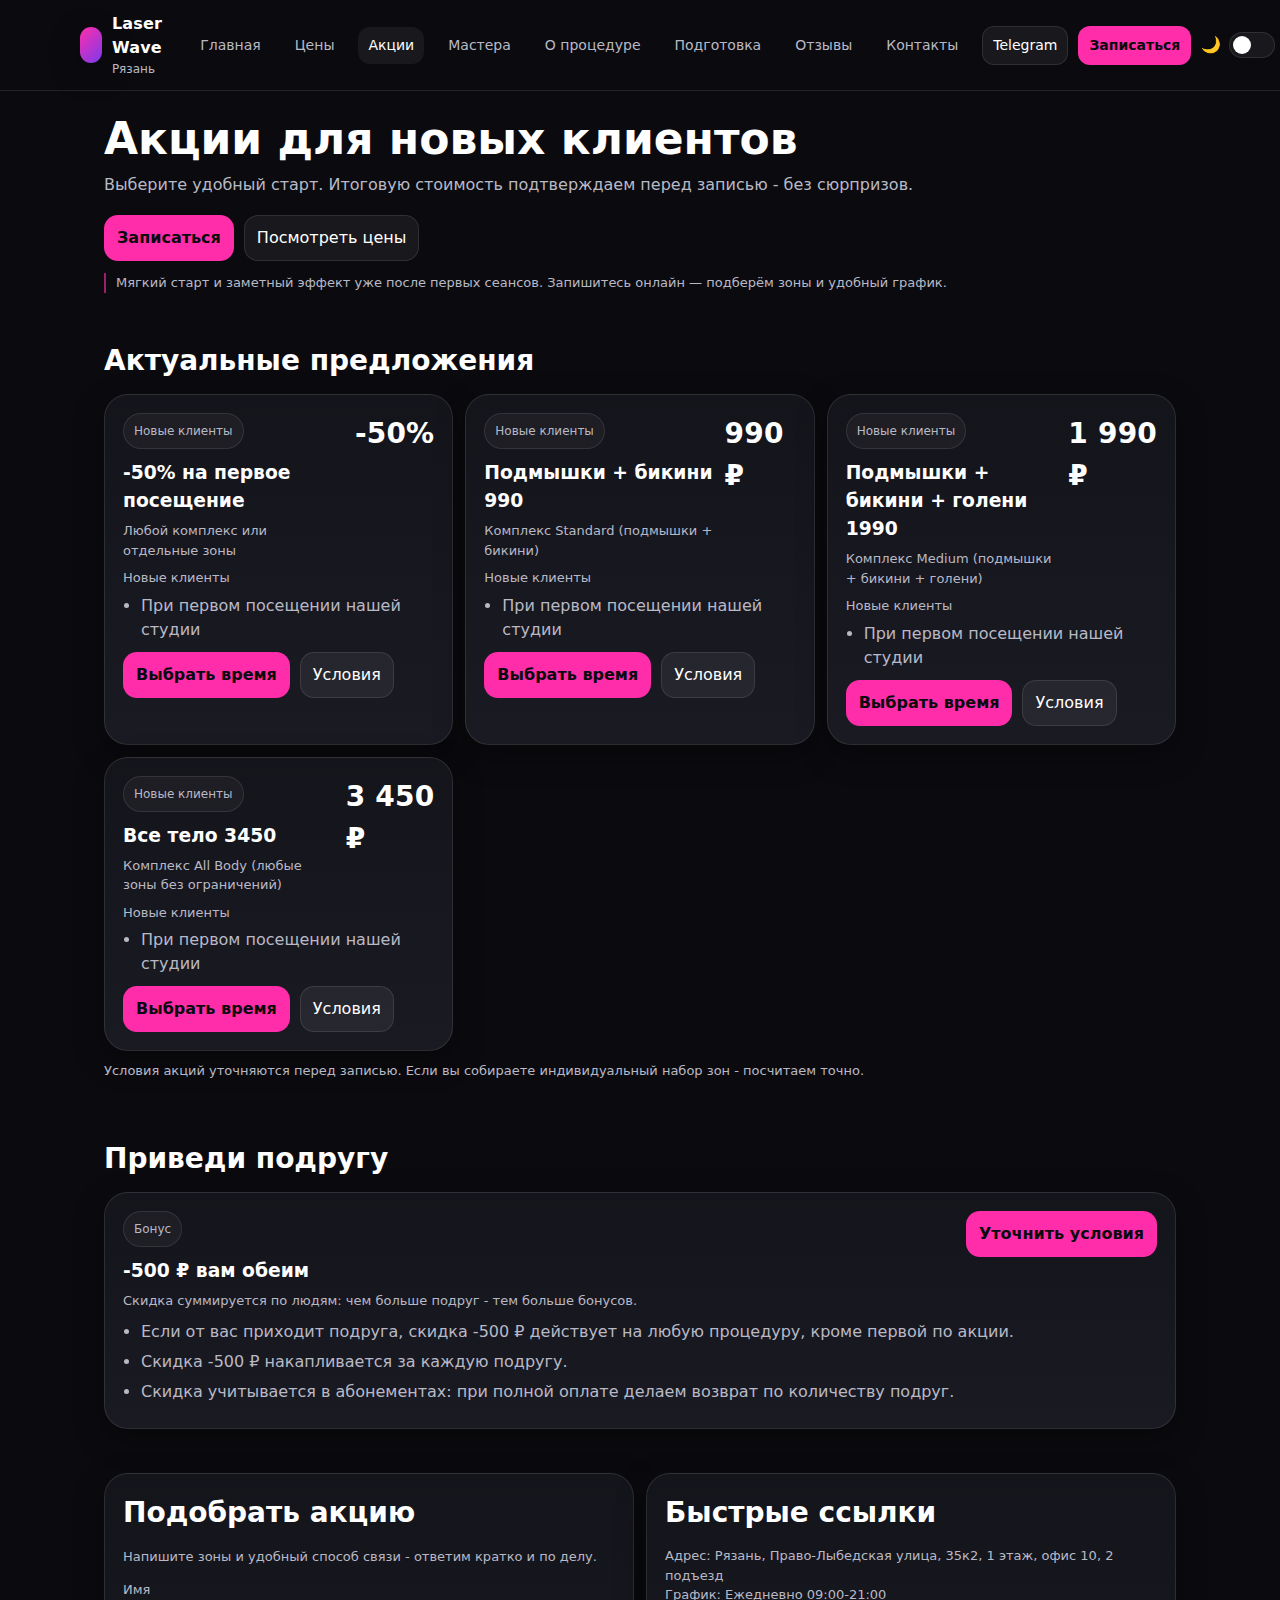
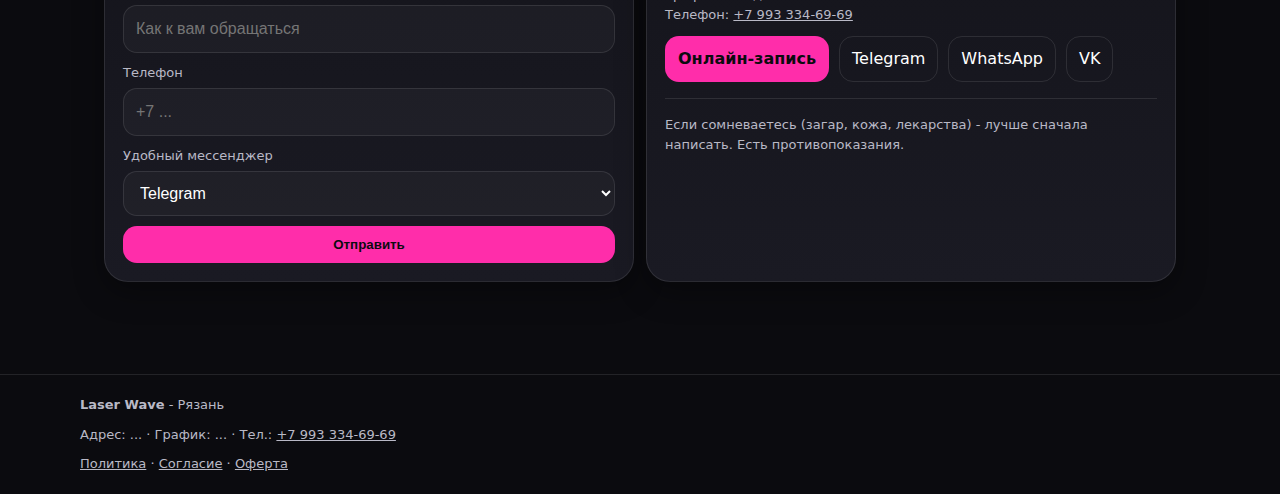
<file: promos/index.html>
<!doctype html>
<html lang="ru">

<head>
    <meta charset="utf-8" />
    <meta name="viewport" content="width=device-width,initial-scale=1" />
    <title>Акции на IPL-эпиляцию в Рязани - Laser Wave</title>
    <meta name="description"
        content="Акции Laser Wave (Рязань) для новых клиентов: всё тело, бикини+подмышки, сет из 3 зон, -50% на первое посещение. Онлайн-запись." />

    <meta property="og:title" content="Акции - Laser Wave (Рязань)" />
    <meta property="og:description" content="Выгодные условия для новых клиентов. Онлайн-запись." />
    <meta property="og:type" content="website" />

    <link rel="stylesheet" href="../assets/css/styles.css" />
    <script>window.__ASSET_PREFIX__ = "../";</script>

    <!-- Yandex Metrika: [YANDEX_METRIKA_ID] -->
    <!-- VK Pixel: [VK_PIXEL_ID] -->
</head>

<body>
    <a class="skip" href="#content">Перейти к содержанию</a>

    <header class="header">
        <div class="container header__in">
            <a class="brand" href="/">
                <span class="brand__mark" aria-hidden="true"></span>
                <span class="brand__text">
                    <span class="brand__name" data-bind="brandName">Laser Wave</span>
                    <span class="brand__city" data-bind="brandCity">Рязань</span>
                </span>
            </a>

            <nav class="nav" aria-label="Навигация">
                <a href="/">Главная</a>
                <a href="/prices/">Цены</a>
                <a href="/promos/">Акции</a>
                <a href="/masters/">Мастера</a>
                <a href="/procedure/">О процедуре</a>
                <a href="/prep/">Подготовка</a>
                <a href="/reviews/">Отзывы</a>
                <a href="/contacts/">Контакты</a>
            </nav>

            <div class="header__cta">
                <a class="btn btn--ghost btn--sm" data-tg aria-label="Написать в Telegram" href="#">Telegram</a>
                <a class="btn btn--primary btn--sm" data-booking-link href="#">Записаться</a>
            
                <div class="theme-toggle">
                    <span class="theme-icon" data-theme-icon aria-hidden="true">🌙</span>
                    <button class="theme-switch" type="button" data-theme-toggle role="switch" aria-checked="false" aria-label="Сменить тему"></button>
                </div>            </div>
        </div>
    </header>

    <main id="content">
        <section class="hero hero--compact">
            <div class="container">
                <h1 class="h1">Акции для новых клиентов</h1>
                <p class="lead">Выберите удобный старт. Итоговую стоимость подтверждаем перед записью - без сюрпризов.
                </p>

                <div style="display:flex;gap:10px;flex-wrap:wrap">
                    <a class="btn btn--primary" data-booking-link href="#">Записаться</a>
                    <a class="btn btn--ghost" href="/prices/">Посмотреть цены</a>
                </div>

                <p class="note" style="margin-top:12px">
                    Мягкий старт и заметный эффект уже после первых сеансов. Запишитесь онлайн — подберём зоны и удобный график.
                </p>
            </div>
        </section>

        <section class="section">
            <div class="container">
                <h2 class="h2">Актуальные предложения</h2>
                <div class="grid grid--3" data-promos></div>

                <p class="small" style="margin-top:10px">
                    Условия акций уточняются перед записью. Если вы собираете индивидуальный набор зон - посчитаем
                    точно.
                </p>
            </div>
        </section>

        <section class="section">
            <div class="container">
                <h2 class="h2">Приведи подругу</h2>
                <div class="card">
                    <div class="card__in">
                        <div
                            style="display:flex;justify-content:space-between;gap:12px;flex-wrap:wrap;align-items:flex-start">
                            <div>
                                <div class="badge">Бонус</div>
                                <h3 style="margin:10px 0 6px">-500&nbsp;&#8381; вам обеим</h3>
                                <div class="small">Скидка суммируется по людям: чем больше подруг - тем больше бонусов.
                                </div>
                            </div>
                            <a class="btn btn--primary" href="#question">Уточнить условия</a>
                        </div>
                        <ul class="list" style="margin-top:10px">
                            <li>Если от вас приходит подруга, скидка -500&nbsp;&#8381; действует на любую процедуру, кроме первой по акции.</li>
                            <li>Скидка -500&nbsp;&#8381; накапливается за каждую подругу.</li>
                            <li>Скидка учитывается в абонементах: при полной оплате делаем возврат по количеству подруг.</li>
                        </ul>
                    </div>
                </div>
            </div>
        </section>

        <section class="section" id="question">
            <div class="container grid grid--2">
                <div class="card">
                    <div class="card__in">
                        <h2 class="h2" style="margin-top:0">Подобрать акцию</h2>
                        <p class="small">Напишите зоны и удобный способ связи - ответим кратко и по делу.</p>

                        <form class="form" data-form="lead">
                            <div class="field">
                                <label>Имя</label>
                                <input name="name" autocomplete="name" placeholder="Как к вам обращаться" required />
                            </div>
                            <div class="field">
                                <label>Телефон</label>
                                <input name="phone" inputmode="tel" placeholder="+7 ..." required />
                            </div>
                            <div class="field">
                                <label>Удобный мессенджер</label>
                                <select name="messenger">
                                    <option value="telegram">Telegram</option>
                                    <option value="whatsapp">WhatsApp</option>
                                    <option value="vk">VK</option>
                                    <option value="call">Звонок</option>
                                </select>
                            </div>
                            <button class="btn btn--primary" type="submit">Отправить</button>
                            <div class="small hidden" data-form-ok>Заявка отправлена. Спасибо!</div>
                            <div class="small hidden" data-form-fail>Не получилось отправить. Попробуйте позже.</div>
                        </form>
                    </div>
                </div>

                <div class="card">
                    <div class="card__in">
                        <h2 class="h2" style="margin-top:0">Быстрые ссылки</h2>
                        <div class="small">
                            Адрес: <span data-bind="addressLine">...</span><br />
                            График: <span data-bind="hours">...</span><br />
                            Телефон: <a data-phone href="tel:+79933346969"><span data-bind="phoneDisplay">+7 993 334-69-69</span></a>
                        </div>

                        <div style="display:flex;gap:10px;flex-wrap:wrap;margin-top:12px">
                            <a class="btn btn--primary" data-booking-link href="#">Онлайн-запись</a>
                            <a class="btn" data-tg href="#" aria-label="Telegram">Telegram</a>
                            <a class="btn" data-wa href="#" aria-label="WhatsApp">WhatsApp</a>
                            <a class="btn" data-vk href="#" aria-label="VK">VK</a>
                        </div>

                        <hr class="sep" />

                        <p class="small" style="margin:0">
                            Если сомневаетесь (загар, кожа, лекарства) - лучше сначала написать. Есть противопоказания.
                        </p>
                    </div>
                </div>
            </div>
        </section>

        <section class="section">
            <div class="container">
                <div class="hidden" data-boot-fail>
                    <p class="small">Не удалось загрузить контент. Проверьте путь к assets/data/content.json.</p>
                </div>
            </div>
        </section>
    </main>

    <footer class="footer">
        <div class="container footer__in">
            <div><strong>Laser Wave</strong> - <span data-bind="brandCity">Рязань</span></div>
            <div>Адрес: <span data-bind="addressShort">...</span> · График: <span data-bind="hours">...</span> · Тел.:
                <a data-phone href="tel:+79933346969"><span data-bind="phoneDisplay">+7 993 334-69-69</span></a>
            </div>
      <div data-legal>
        <a href="[УТОЧНИТЬ: ссылка на политику]" data-href="privacy">Политика</a> ·
        <a href="[УТОЧНИТЬ: ссылка на согласие]" data-href="consent">Согласие</a> ·
        <a href="[УТОЧНИТЬ: ссылка на оферту]" data-href="offer">Оферта</a>
      </div>
        </div>
    </footer>

    <script src="../assets/js/main.js" defer></script>
</body>

</html>
</file>
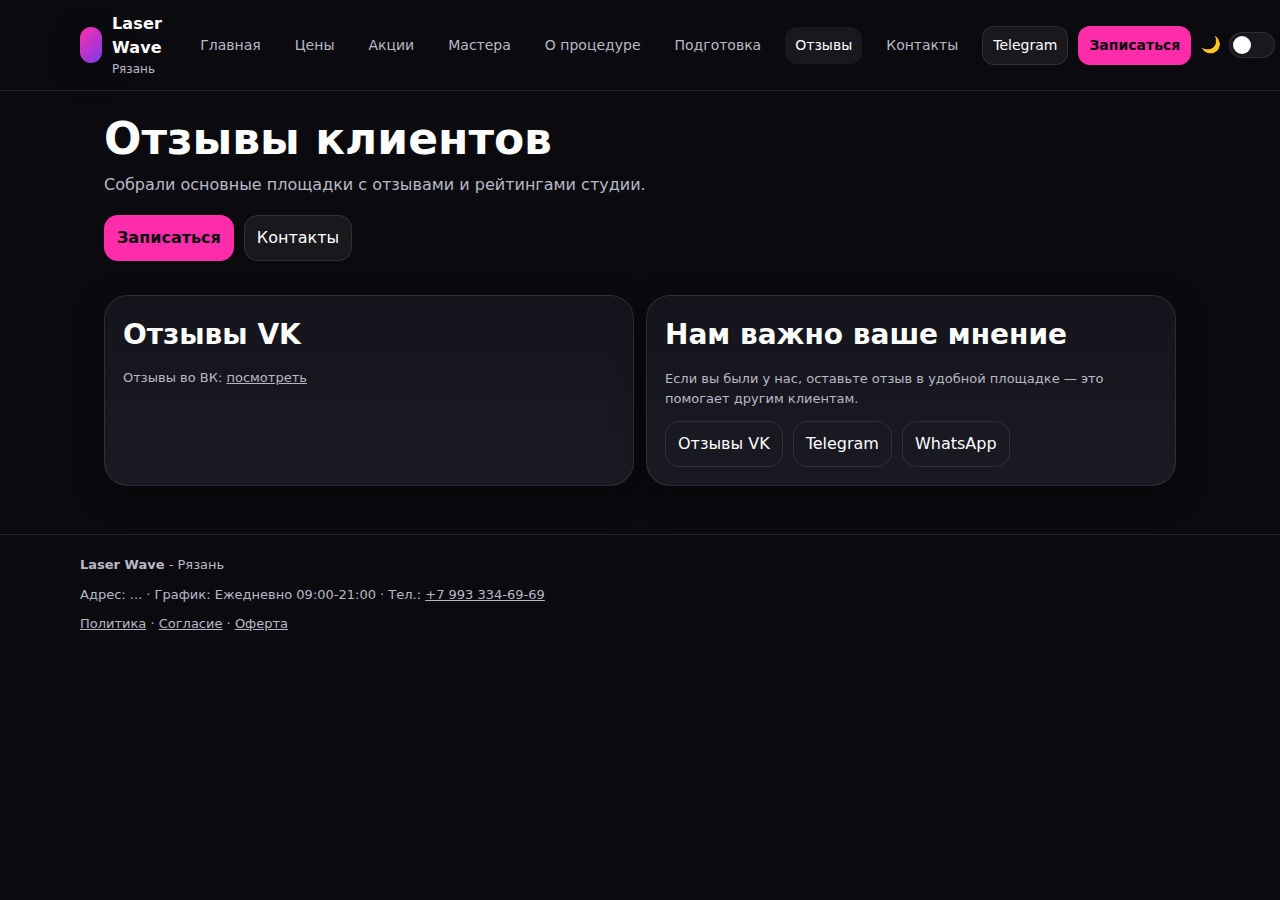
<file: reviews/index.html>
<!doctype html>
<html lang="ru">
<head>
  <meta charset="utf-8" />
  <meta name="viewport" content="width=device-width,initial-scale=1" />
  <title>Отзывы | Laser Wave (Рязань)</title>
  <meta name="description" content="Отзывы клиентов Laser Wave в Рязани и способы оставить отзыв." />

  <meta property="og:title" content="Отзывы - Laser Wave (Рязань)" />
  <meta property="og:description" content="Отзывы и рейтинг студии." />
  <meta property="og:type" content="website" />

  <link rel="stylesheet" href="../assets/css/styles.css" />
  <script>window.__ASSET_PREFIX__ = "../";</script>

  <!-- Yandex Metrika: [YANDEX_METRIKA_ID] -->
  <!-- VK Pixel: [VK_PIXEL_ID] -->
</head>
<body>
  <a class="skip" href="#content">Перейти к содержанию</a>

  <header class="header">
    <div class="container header__in">
      <a class="brand" href="/">
        <span class="brand__mark" aria-hidden="true"></span>
        <span class="brand__text">
          <span class="brand__name" data-bind="brandName">Laser Wave</span>
          <span class="brand__city" data-bind="brandCity">Рязань</span>
        </span>
      </a>

      <nav class="nav" aria-label="Навигация">
        <a href="/">Главная</a>
        <a href="/prices/">Цены</a>
        <a href="/promos/">Акции</a>
        <a href="/masters/">Мастера</a>
        <a href="/procedure/">О процедуре</a>
        <a href="/prep/">Подготовка</a>
        <a href="/reviews/">Отзывы</a>
        <a href="/contacts/">Контакты</a>
      </nav>

      <div class="header__cta">
        <a class="btn btn--ghost btn--sm" data-tg aria-label="Написать в Telegram" href="#">Telegram</a>
        <a class="btn btn--primary btn--sm" data-booking-link href="#">Записаться</a>
        <div class="theme-toggle">
          <span class="theme-icon" data-theme-icon aria-hidden="true">🌙</span>
          <button class="theme-switch" type="button" data-theme-toggle role="switch" aria-checked="false" aria-label="Сменить тему"></button>
        </div>
      </div>
    </div>
  </header>

  <main id="content">
    <section class="hero hero--compact">
      <div class="container">
        <h1 class="h1">Отзывы клиентов</h1>
        <p class="lead">Собрали основные площадки с отзывами и рейтингами студии.</p>

        <div style="display:flex;gap:10px;flex-wrap:wrap">
          <a class="btn btn--primary" data-booking-link href="#">Записаться</a>
          <a class="btn btn--ghost" href="/contacts/">Контакты</a>
        </div>
      </div>
    </section>

    <section class="section">
      <div class="container grid grid--2">
        <div class="card">
          <div class="card__in">
            <h2 class="h2" style="margin-top:0">Отзывы VK</h2>
            <div data-vk-widget></div>
          </div>
        </div>
        <div class="card">
          <div class="card__in">
            <h2 class="h2" style="margin-top:0">Нам важно ваше мнение</h2>
            <p class="small">Если вы были у нас, оставьте отзыв в удобной площадке — это помогает другим клиентам.</p>
            <div style="display:flex;gap:10px;flex-wrap:wrap;margin-top:10px">
              <a class="btn" href="https://vk.com/reviews-228680714" aria-label="Отзывы VK">Отзывы VK</a>
              <a class="btn" data-tg href="#" aria-label="Telegram">Telegram</a>
              <a class="btn" data-wa href="#" aria-label="WhatsApp">WhatsApp</a>
            </div>
          </div>
        </div>
      </div>

      <div class="container">
        <div class="hidden" data-boot-fail>
          <p class="small">Не удалось загрузить контент. Проверьте путь к assets/data/content.json.</p>
        </div>
      </div>
    </section>
  </main>

  <footer class="footer">
    <div class="container footer__in">
      <div><strong>Laser Wave</strong> - <span data-bind="brandCity">Рязань</span></div>
      <div>Адрес: <span data-bind="addressShort">...</span> · График: <span data-bind="hours">...</span> · Тел.:
        <a data-phone href="tel:+79933346969"><span data-bind="phoneDisplay">+7 993 334-69-69</span></a>
      </div>
      <div data-legal>
        <a href="[УТОЧНИТЬ: ссылка на политику]" data-href="privacy">Политика</a> ·
        <a href="[УТОЧНИТЬ: ссылка на согласие]" data-href="consent">Согласие</a> ·
        <a href="[УТОЧНИТЬ: ссылка на оферту]" data-href="offer">Оферта</a>
      </div>
    </div>
  </footer>

  <script src="../assets/js/main.js" defer></script>
</body>
</html>
</file>
<file: assets/css/styles.css>
:root {
    --bg: #0B0B0F;
    --panel: #14141B;
    --panel2: #1A1A23;
    --text: #FFFFFF;
    --muted: #B9B9C6;
    --line: rgba(255, 255, 255, .10);
    --accent: #FF2DAA;
    --accent2: rgba(255, 45, 170, .18);
    --shadow: 0 10px 30px rgba(0, 0, 0, .35);
    --r16: 16px;
    --r24: 24px;
    --max: 1120px;
    --rating-bg: #1C1C22;
    --rating-text: #FFFFFF;
    --rating-subtext: #C9CAD6;
    --rating-border: rgba(255, 255, 255, .08);
}

[data-theme="light"] {
    --bg: #F6F6F9;
    --panel: #FFFFFF;
    --panel2: #F0F0F4;
    --text: #121218;
    --muted: #444452;
    --line: rgba(21, 21, 27, .12);
    --accent: #E11D8F;
    --accent2: rgba(225, 29, 143, .18);
    --shadow: 0 10px 24px rgba(21, 21, 27, .12);
    --rating-bg: #FFFFFF;
    --rating-text: #15151B;
    --rating-subtext: #5E5E6B;
    --rating-border: rgba(21, 21, 27, .12);
}

* {
    box-sizing: border-box
}

html,
body {
    margin: 0;
    padding: 0;
    background: var(--bg);
    color: var(--text);
    font-family: system-ui, -apple-system, "Segoe UI", Roboto, Arial, sans-serif;
    line-height: 1.5
}

html {
    scroll-behavior: smooth
}

a {
    color: inherit
}

a:focus-visible,
button:focus-visible,
input:focus-visible,
select:focus-visible,
textarea:focus-visible {
    outline: 2px solid rgba(255, 45, 170, .7);
    outline-offset: 2px
}

img {
    max-width: 100%;
    display: block
}

.container {
    max-width: var(--max);
    margin: 0 auto;
    padding: 0 16px
}

@media (min-width: 900px) {
    .container {
        padding: 0 24px
    }
}

.skip {
    position: absolute;
    left: -9999px;
    top: auto;
    width: 1px;
    height: 1px;
    overflow: hidden
}

.skip:focus {
    left: 16px;
    top: 16px;
    width: auto;
    height: auto;
    background: var(--panel);
    padding: 10px 12px;
    border-radius: 12px;
    z-index: 9999
}

.header {
    position: sticky;
    top: 0;
    z-index: 50;
    background: var(--bg);
    backdrop-filter: blur(10px);
    border-bottom: 1px solid var(--line)
}

.header__in {
    display: flex;
    align-items: center;
    gap: 14px;
    justify-content: space-between;
    padding: 12px 0
}

.brand {
    display: flex;
    gap: 10px;
    align-items: center;
    text-decoration: none
}

.brand__mark {
    width: 36px;
    height: 36px;
    border-radius: 12px;
    background: linear-gradient(135deg, var(--accent), #7C3AED);
    box-shadow: var(--shadow)
}

.brand__text {
    display: flex;
    flex-direction: column
}

.brand__name {
    font-weight: 700;
    letter-spacing: .2px
}

.brand__city {
    font-size: 12px;
    color: var(--muted)
}

.nav {
    display: none;
    gap: 14px;
    align-items: center;
    flex-wrap: nowrap
}

.nav a {
    font-size: 14px;
    color: var(--muted);
    text-decoration: none;
    padding: 8px 10px;
    border-radius: 12px;
    white-space: nowrap
}

.nav a[aria-current="page"] {
    color: var(--text);
    background: rgba(255, 255, 255, .06)
}

@media (min-width: 900px) {
    .nav {
        display: flex
    }
}

@media (max-width: 899px) {
    .header__in {
        flex-wrap: wrap;
        align-items: flex-start
    }

    .nav {
        display: flex;
        order: 3;
        width: 100%;
        overflow-x: auto;
        padding-bottom: 6px
    }

    .nav a {
        padding: 6px 8px;
        font-size: 13px
    }

    .header__cta {
        order: 2
    }
}

@media (min-width: 900px) and (max-width: 1100px) {
    .nav {
        gap: 8px
    }

    .nav a {
        padding: 6px 8px;
        font-size: 13px
    }
}

.header__cta {
    display: flex;
    gap: 10px;
    align-items: center
}

.theme-toggle {
    display: inline-flex;
    align-items: center;
    gap: 8px
}

.theme-icon {
    font-size: 16px;
    line-height: 1
}

.theme-switch {
    position: relative;
    width: 46px;
    height: 26px;
    border-radius: 999px;
    border: 1px solid var(--line);
    background: rgba(255, 255, 255, .06);
    cursor: pointer
}

.theme-switch::before {
    content: "";
    position: absolute;
    top: 3px;
    left: 3px;
    width: 18px;
    height: 18px;
    border-radius: 50%;
    background: var(--text);
    transition: transform .2s ease
}

.theme-switch[aria-checked="true"]::before {
    transform: translateX(20px)
}

.btn {
    display: inline-flex;
    align-items: center;
    justify-content: center;
    gap: 8px;
    border-radius: 14px;
    padding: 10px 12px;
    border: 1px solid var(--line);
    background: transparent;
    color: var(--text);
    text-decoration: none;
    cursor: pointer
}

.btn:hover {
    border-color: rgba(255, 255, 255, .22)
}

.btn--primary {
    background: var(--accent);
    border-color: transparent;
    color: #0B0B0F;
    font-weight: 700
}

.btn--primary:hover {
    filter: brightness(1.05)
}

.btn--ghost {
    background: rgba(255, 255, 255, .06)
}

.btn--sm {
    padding: 8px 10px;
    border-radius: 12px;
    font-size: 14px
}

.hero {
    padding: 34px 0 18px
}

.hero--compact {
    padding: 24px 0 12px
}

.hero__grid {
    display: grid;
    gap: 16px
}

@media (min-width: 900px) {
    .hero__grid {
        grid-template-columns: 1.2fr .8fr;
        align-items: stretch
    }
}

.h1 {
    font-size: 32px;
    line-height: 1.1;
    margin: 0 0 10px
}

@media (min-width: 900px) {
    .h1 {
        font-size: 44px
    }
}

.lead {
    color: var(--muted);
    font-size: 16px;
    margin: 0 0 18px
}

.kickers {
    display: flex;
    flex-wrap: wrap;
    gap: 8px;
    margin-top: 12px
}

.badge {
    display: inline-flex;
    gap: 8px;
    align-items: center;
    font-size: 12px;
    color: var(--muted);
    border: 1px solid var(--line);
    background: rgba(255, 255, 255, .04);
    padding: 8px 10px;
    border-radius: 999px
}

.badge--link {
    text-decoration: none
}

.badge__star {
    color: #FFD54A;
    font-size: 12px;
    line-height: 1
}

.card {
    background: linear-gradient(180deg, var(--panel), var(--panel2));
    border: 1px solid var(--line);
    border-radius: var(--r24);
    box-shadow: var(--shadow)
}

.card__in {
    padding: 16px
}

@media (min-width: 900px) {
    .card__in {
        padding: 18px
    }
}

.section {
    padding: 22px 0
}

#question,
#lead {
    scroll-margin-top: 90px
}

.h2 {
    font-size: 22px;
    margin: 0 0 12px
}

@media (min-width: 900px) {
    .h2 {
        font-size: 28px
    }
}

.grid {
    display: grid;
    gap: 12px
}

@media (min-width: 900px) {
    .grid--3 {
        grid-template-columns: repeat(3, 1fr)
    }
}

@media (min-width: 900px) {
    .grid--2 {
        grid-template-columns: repeat(2, 1fr)
    }
}

@media (min-width: 1100px) {
    .grid--4 {
        grid-template-columns: repeat(4, 1fr)
    }
}

.promo {
    display: flex;
    flex-direction: column;
    gap: 10px
}

.promo__top {
    display: flex;
    align-items: flex-start;
    justify-content: space-between;
    gap: 10px
}

.price {
    font-size: 28px;
    font-weight: 800;
    letter-spacing: .2px
}

.small {
    font-size: 13px;
    color: var(--muted)
}

.list {
    margin: 0;
    padding-left: 18px;
    color: var(--muted)
}

.list li {
    margin: 6px 0
}

.steps {
    counter-reset: step
}

.step {
    display: flex;
    gap: 12px;
    align-items: flex-start
}

.step:before {
    counter-increment: step;
    content: counter(step);
    width: 28px;
    height: 28px;
    border-radius: 10px;
    background: var(--accent2);
    border: 1px solid rgba(255, 45, 170, .35);
    display: flex;
    align-items: center;
    justify-content: center;
    font-weight: 800;
    color: var(--text)
}

.table {
    width: 100%;
    border-collapse: collapse;
    border: 1px solid var(--line);
    border-radius: 16px;
    overflow: hidden
}

.table th,
.table td {
    padding: 12px 10px;
    border-bottom: 1px solid var(--line);
    text-align: left
}

.table th {
    font-size: 12px;
    color: var(--muted);
    font-weight: 600;
    background: rgba(255, 255, 255, .03)
}

.table td {
    font-size: 14px
}

.table tr:last-child td {
    border-bottom: none
}

.table .muted {
    color: var(--muted)
}

.zone-details {
    margin-top: 6px
}

.zone-summary {
    font-size: 12px;
    color: var(--muted);
    cursor: pointer;
    list-style: none;
    display: inline-flex;
    align-items: center;
    gap: 6px
}

.zone-summary::-webkit-details-marker {
    display: none
}

.zone-caret {
    font-size: 11px;
    line-height: 1;
    transform: translateY(1px)
}

.zone-full {
    margin-top: 6px
}

@media (max-width: 700px) {
    .table thead {
        display: none
    }

    .table tr {
        display: grid;
        grid-template-columns: 1fr auto;
        gap: 8px
    }

    .table td {
        padding: 10px
    }

    .table td:last-child {
        text-align: right;
        font-weight: 600;
        white-space: nowrap
    }
}

.toggle {
    display: flex;
    gap: 10px;
    flex-wrap: wrap;
    align-items: center
}

.pill {
    border: 1px solid var(--line);
    background: rgba(255, 255, 255, .04);
    color: var(--muted);
    padding: 8px 10px;
    border-radius: 999px;
    cursor: pointer
}

.pill[aria-pressed="true"] {
    background: var(--accent2);
    color: var(--text);
    border-color: rgba(255, 45, 170, .35)
}

.form {
    display: grid;
    gap: 10px
}

.field {
    display: grid;
    gap: 6px
}

label {
    font-size: 13px;
    color: var(--muted)
}

input,
select,
textarea {
    width: 100%;
    padding: 12px 12px;
    border-radius: 14px;
    border: 1px solid var(--line);
    background: rgba(255, 255, 255, .03);
    color: var(--text);
    outline: none;
    font-size: 16px;
    line-height: 1.35
}

select option,
select optgroup {
    color: #0B0B0F;
    background: #FFFFFF
}

textarea {
    min-height: 96px;
    resize: vertical
}

.helper {
    font-size: 12px;
    color: var(--muted)
}

.note {
    font-size: 13px;
    color: var(--muted);
    border-left: 2px solid rgba(255, 45, 170, .6);
    padding-left: 10px
}

.rating-badge {
    border: 0;
    width: 150px;
    height: 50px;
    border-radius: 8px;
    overflow: hidden
}

.rating-badge--light {
    display: none
}

[data-theme="light"] .rating-badge--light {
    display: inline-block
}

[data-theme="light"] .rating-badge--dark {
    display: none
}

.rating-card {
    width: 150px;
    height: 50px;
    display: inline-flex;
    flex-direction: column;
    justify-content: center;
    gap: 2px;
    padding: 6px 8px;
    border-radius: 8px;
    background: var(--rating-bg);
    color: var(--rating-text);
    border: 1px solid var(--rating-border);
    text-decoration: none
}

.rating-card__top {
    display: inline-flex;
    align-items: center;
    gap: 6px;
    font-size: 12px;
    font-weight: 600
}

.rating-card__icon {
    width: 16px;
    height: 16px;
    border-radius: 4px;
    background: #4C6FFF;
    color: #FFFFFF;
    display: inline-flex;
    align-items: center;
    justify-content: center;
    font-size: 10px;
    font-weight: 700;
    line-height: 1
}

.rating-card__icon--avito {
    background: var(--rating-bg);
    border: 1px solid var(--rating-border)
}

.rating-card__icon img {
    width: 100%;
    height: 100%;
    display: block;
    border-radius: 4px;
    object-fit: contain
}

.rating-card__stars {
    color: #FFD54A;
    font-size: 14px;
    letter-spacing: 1.8px;
    line-height: 1;
    margin-left: 8px
}

.rating-card__sub {
    font-size: 10px;
    color: var(--rating-subtext)
}

.rating-card--avito .rating-card__sub {
    white-space: nowrap
}

.carousel {
    position: relative;
    border-radius: 16px;
    overflow: hidden;
    border: 1px solid var(--line);
    background: rgba(255, 255, 255, .03)
}

.carousel__track {
    position: relative;
    min-height: 220px
}

.carousel__img {
    width: 100%;
    height: 260px;
    object-fit: cover;
    display: none
}

.carousel__img.is-active {
    display: block
}

.carousel__btn {
    position: absolute;
    top: 50%;
    transform: translateY(-50%);
    width: 36px;
    height: 36px;
    border-radius: 999px;
    border: 1px solid var(--line);
    background: rgba(0, 0, 0, .35);
    color: #FFFFFF;
    cursor: pointer
}

.carousel__btn--prev {
    left: 10px
}

.carousel__btn--next {
    right: 10px
}

.carousel__dots {
    position: absolute;
    left: 50%;
    bottom: 10px;
    transform: translateX(-50%);
    display: flex;
    gap: 6px
}

.carousel__dot {
    width: 8px;
    height: 8px;
    border-radius: 999px;
    border: 0;
    background: rgba(255, 255, 255, .45);
    cursor: pointer
}

.carousel__dot.is-active {
    background: #FFFFFF
}

.carousel__dots,
.carousel__btn {
    backdrop-filter: blur(6px)
}

.footer {
    border-top: 1px solid var(--line);
    margin-top: 26px
}

.footer__in {
    padding: 20px 0;
    color: var(--muted);
    font-size: 13px;
    display: grid;
    gap: 10px
}

.footer a {
    color: var(--muted)
}

.fab {
    position: fixed;
    right: 14px;
    bottom: 14px;
    z-index: 60;
    background: var(--accent);
    color: #0B0B0F;
    text-decoration: none;
    padding: 12px 14px;
    border-radius: 999px;
    font-weight: 800;
    box-shadow: var(--shadow);
}

@media (min-width: 900px) {
    .fab {
        right: 18px;
        bottom: 18px
    }
}

.mf {
    position: fixed;
    left: 14px;
    bottom: 14px;
    z-index: 60;
    display: flex;
    gap: 10px;
    align-items: center
}

.iconbtn {
    width: 44px;
    height: 44px;
    border-radius: 999px;
    border: 1px solid var(--line);
    background: rgba(255, 255, 255, .05);
    display: flex;
    align-items: center;
    justify-content: center;
    box-shadow: var(--shadow);
    text-decoration: none
}

.iconbtn:hover {
    border-color: rgba(255, 255, 255, .25)
}

svg {
    width: 20px;
    height: 20px
}

.hidden {
    display: none !important
}

hr.sep {
    border: none;
    border-top: 1px solid var(--line);
    margin: 16px 0
}
</file>
